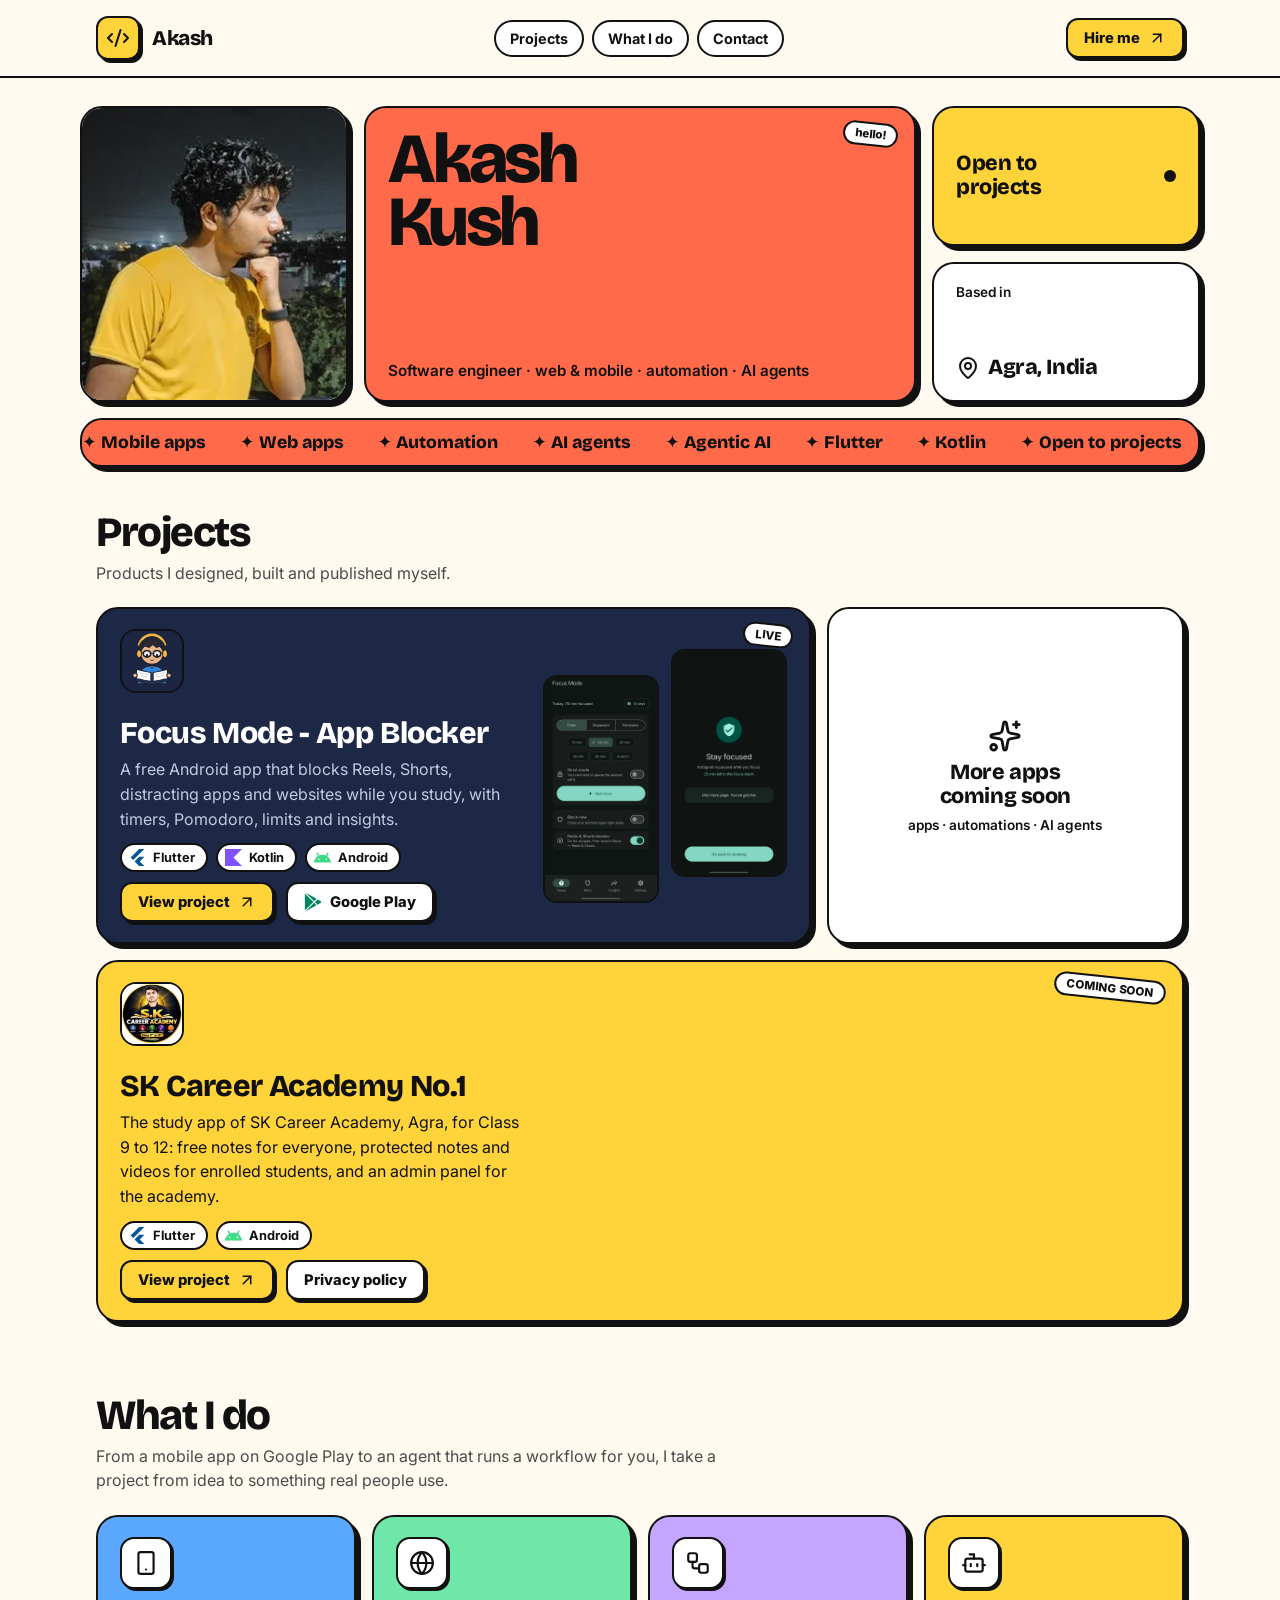
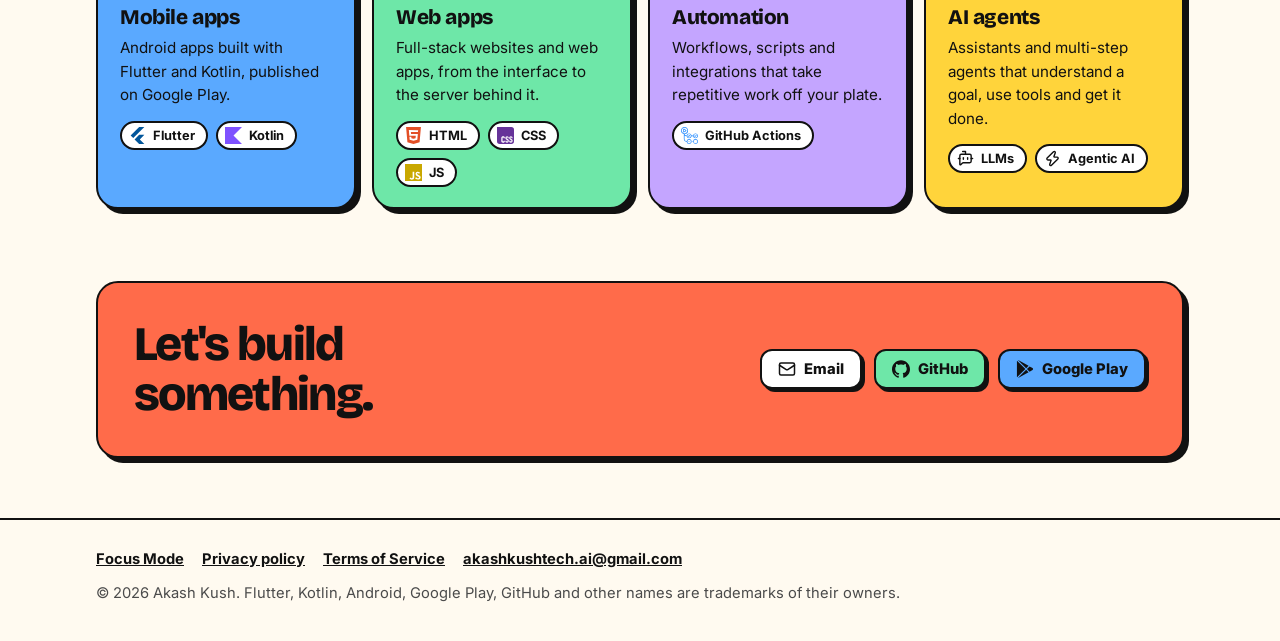
<file: index.html>
<!doctype html>
<html lang="en">
<head>
  <meta charset="utf-8">
  <meta name="viewport" content="width=device-width, initial-scale=1">
  <title>Akash | Software Engineer, Apps, Automation &amp; AI Agents</title>
  <meta name="description" content="Akash Kush is an independent software engineer building web and mobile apps, automations and AI agents. Maker of Focus Mode, a free app blocker for students.">
  <meta name="theme-color" content="#fffaf0">
  <link rel="canonical" href="https://tech-akashkush.github.io/">
  <link rel="icon" type="image/png" sizes="32x32" href="/img/icon-32.png">
  <link rel="apple-touch-icon" href="/img/akash.webp">
  <meta property="og:type" content="profile">
  <meta property="og:title" content="Akash Kush">
  <meta property="og:description" content="Software engineer building web and mobile apps, automations and AI agents.">
  <meta property="og:image" content="https://tech-akashkush.github.io/img/akash.webp">
  <meta property="og:url" content="https://tech-akashkush.github.io/">
  <link rel="preconnect" href="https://fonts.googleapis.com">
  <link rel="preconnect" href="https://fonts.gstatic.com" crossorigin>
  <link href="https://fonts.googleapis.com/css2?family=Inter:wght@400;500;600;700;800&family=Bricolage+Grotesque:opsz,wght@12..96,700;12..96,800&display=swap" rel="stylesheet">
  <link rel="stylesheet" href="/style.css">
  <script type="application/ld+json">
  {
    "@context": "https://schema.org",
    "@type": "Person",
    "name": "Akash Kush",
    "jobTitle": "Software Engineer",
    "url": "https://tech-akashkush.github.io/",
    "image": "https://tech-akashkush.github.io/img/akash.webp",
    "sameAs": ["https://github.com/tech-akashkush", "https://play.google.com/store/apps/developer?id=Akash+Kush"]
  }
  </script>
</head>
<body>
  <header class="nav">
    <div class="wrap">
      <a class="brand" href="/"><span class="logo"><svg class="ico" aria-hidden="true"><use href="/icons.svg#code-xml"/></svg></span>Akash</a>
      <nav class="nav-links" aria-label="Main">
        <a href="#projects">Projects</a>
        <a href="#work">What I do</a>
        <a href="#contact">Contact</a>
      </nav>
      <a class="btn" href="mailto:akashkushtech.ai@gmail.com?subject=Project%20enquiry">Hire me <svg class="ico" aria-hidden="true"><use href="/icons.svg#arrow-up-right"/></svg></a>
    </div>
  </header>

  <main>
    <div class="wrap hero">
      <div class="bento">
        <div class="tile photo tall"><img src="/img/akash.webp" alt="Akash Kush" width="320" height="320"></div>
        <div class="tile orange span2 tall col">
          <span class="sticker">hello!</span>
          <h1 class="name">Akash<br>Kush</h1>
          <p class="role">Software engineer · web &amp; mobile · automation · AI agents</p>
        </div>
        <a class="tile yellow row" href="#contact"><span class="big">Open to<br>projects</span><span class="pulse" aria-hidden="true"></span></a>
        <div class="tile white col"><span class="small">Based in</span><span class="big row" style="justify-content:flex-start;gap:8px"><svg class="ico" aria-hidden="true"><use href="/icons.svg#map-pin"/></svg>Agra, India</span></div>
      </div>
      <div class="tile orange ticker" aria-hidden="true">
        <div class="ticker-track"><span>Mobile apps</span><span>Web apps</span><span>Automation</span><span>AI agents</span><span>Agentic AI</span><span>Flutter</span><span>Kotlin</span><span>Open to projects</span></div>
        <div class="ticker-track"><span>Mobile apps</span><span>Web apps</span><span>Automation</span><span>AI agents</span><span>Agentic AI</span><span>Flutter</span><span>Kotlin</span><span>Open to projects</span></div>
      </div>
    </div>

    <section id="projects">
      <div class="wrap">
        <h2 class="h2">Projects</h2>
        <p class="lead">Products I designed, built and published myself.</p>
        <div class="projects">
          <div class="tile navy project lift">
            <span class="sticker">LIVE</span>
            <div class="col">
              <img class="appicon" src="/img/icon-192.png" alt="Focus Mode icon" width="64" height="64">
              <div>
                <h3 class="title">Focus Mode - App Blocker</h3>
                <p>A free Android app that blocks Reels, Shorts, distracting apps and websites while you study, with timers, Pomodoro, limits and insights.</p>
                <div class="logos">
                  <span class="logo-chip"><svg aria-hidden="true" style="color:#02569B"><use href="/icons.svg#brand-flutter" fill="currentColor"/></svg>Flutter</span>
                  <span class="logo-chip"><svg aria-hidden="true" style="color:#7F52FF"><use href="/icons.svg#brand-kotlin" fill="currentColor"/></svg>Kotlin</span>
                  <span class="logo-chip"><svg aria-hidden="true" style="color:#3DDC84"><use href="/icons.svg#brand-android" fill="currentColor"/></svg>Android</span>
                </div>
              </div>
              <div class="row" style="justify-content:flex-start;flex-wrap:wrap">
                <a class="btn" href="/focus-mode/">View project <svg class="ico" aria-hidden="true"><use href="/icons.svg#arrow-up-right"/></svg></a>
                <a class="btn white" href="https://play.google.com/store/apps/details?id=com.akashkush.focusmode"><svg class="ico" aria-hidden="true" style="color:#01875f"><use href="/icons.svg#brand-googleplay" fill="currentColor" stroke="none"/></svg>Google Play</a>
              </div>
            </div>
            <div class="shots">
              <img src="/img/01_home.webp" alt="Focus Mode home screen" width="480" height="960" loading="lazy">
              <img src="/img/02_blocked.webp" alt="Focus Mode block screen" width="480" height="960" loading="lazy">
            </div>
          </div>
          <div class="tile white soon">
            <svg class="ico" aria-hidden="true"><use href="/icons.svg#sparkles"/></svg>
            <span class="big">More apps<br>coming soon</span>
            <span class="small">apps · automations · AI agents</span>
          </div>
          <div class="tile yellow project lift" style="grid-column:1/-1">
            <span class="sticker">COMING SOON</span>
            <div class="col">
              <img class="appicon" src="/img/sk-career-academy.webp" alt="SK Career Academy icon" width="64" height="64">
              <div>
                <h3 class="title">SK Career Academy No.1</h3>
                <p>The study app of SK Career Academy, Agra, for Class 9 to 12: free notes for everyone, protected notes and videos for enrolled students, and an admin panel for the academy.</p>
                <div class="logos">
                  <span class="logo-chip"><svg aria-hidden="true" style="color:#02569B"><use href="/icons.svg#brand-flutter" fill="currentColor"/></svg>Flutter</span>
                  <span class="logo-chip"><svg aria-hidden="true" style="color:#3DDC84"><use href="/icons.svg#brand-android" fill="currentColor"/></svg>Android</span>
                </div>
              </div>
              <div class="row" style="justify-content:flex-start;flex-wrap:wrap">
                <a class="btn" href="/sk-career-academy/">View project <svg class="ico" aria-hidden="true"><use href="/icons.svg#arrow-up-right"/></svg></a>
                <a class="btn white" href="/sk-career-academy/privacy/">Privacy policy</a>
              </div>
            </div>
          </div>
        </div>
      </div>
    </section>

    <section id="work">
      <div class="wrap">
        <h2 class="h2">What I do</h2>
        <p class="lead">From a mobile app on Google Play to an agent that runs a workflow for you, I take a project from idea to something real people use.</p>
        <div class="cards">
          <div class="tile blue lift">
            <div class="card-ico"><svg class="ico" aria-hidden="true"><use href="/icons.svg#smartphone"/></svg></div>
            <h3>Mobile apps</h3>
            <p>Android apps built with Flutter and Kotlin, published on Google Play.</p>
            <div class="logos">
              <span class="logo-chip"><svg aria-hidden="true" style="color:#02569B"><use href="/icons.svg#brand-flutter" fill="currentColor"/></svg>Flutter</span>
              <span class="logo-chip"><svg aria-hidden="true" style="color:#7F52FF"><use href="/icons.svg#brand-kotlin" fill="currentColor"/></svg>Kotlin</span>
            </div>
          </div>
          <div class="tile green lift">
            <div class="card-ico"><svg class="ico" aria-hidden="true"><use href="/icons.svg#globe"/></svg></div>
            <h3>Web apps</h3>
            <p>Full-stack websites and web apps, from the interface to the server behind it.</p>
            <div class="logos">
              <span class="logo-chip"><svg aria-hidden="true" style="color:#E34F26"><use href="/icons.svg#brand-html5" fill="currentColor"/></svg>HTML</span>
              <span class="logo-chip"><svg aria-hidden="true" style="color:#663399"><use href="/icons.svg#brand-css" fill="currentColor"/></svg>CSS</span>
              <span class="logo-chip"><svg aria-hidden="true" style="color:#c9a800"><use href="/icons.svg#brand-javascript" fill="currentColor"/></svg>JS</span>
            </div>
          </div>
          <div class="tile purple lift">
            <div class="card-ico"><svg class="ico" aria-hidden="true"><use href="/icons.svg#workflow"/></svg></div>
            <h3>Automation</h3>
            <p>Workflows, scripts and integrations that take repetitive work off your plate.</p>
            <div class="logos">
              <span class="logo-chip"><svg aria-hidden="true" style="color:#2088FF"><use href="/icons.svg#brand-githubactions" fill="currentColor"/></svg>GitHub Actions</span>
            </div>
          </div>
          <div class="tile yellow lift">
            <div class="card-ico"><svg class="ico" aria-hidden="true"><use href="/icons.svg#bot"/></svg></div>
            <h3>AI agents</h3>
            <p>Assistants and multi-step agents that understand a goal, use tools and get it done.</p>
            <div class="logos">
              <span class="logo-chip"><svg aria-hidden="true"><use href="/icons.svg#bot-message-square"/></svg>LLMs</span>
              <span class="logo-chip"><svg aria-hidden="true"><use href="/icons.svg#zap"/></svg>Agentic AI</span>
            </div>
          </div>
        </div>
      </div>
    </section>

    <section id="contact">
      <div class="wrap">
        <div class="tile orange cta">
          <h2 class="h2">Let's build<br>something.</h2>
          <div class="row" style="flex-wrap:wrap;justify-content:flex-start">
            <a class="btn white" href="mailto:akashkushtech.ai@gmail.com"><svg class="ico" aria-hidden="true"><use href="/icons.svg#mail"/></svg>Email</a>
            <a class="btn green" href="https://github.com/tech-akashkush"><svg class="ico" aria-hidden="true"><use href="/icons.svg#brand-github" fill="currentColor" stroke="none"/></svg>GitHub</a>
            <a class="btn blue" href="https://play.google.com/store/apps/developer?id=Akash+Kush"><svg class="ico" aria-hidden="true"><use href="/icons.svg#brand-googleplay" fill="currentColor" stroke="none"/></svg>Google Play</a>
          </div>
        </div>
      </div>
    </section>
  </main>

  <footer class="footer">
    <div class="wrap">
      <nav aria-label="Footer">
        <a href="/focus-mode/">Focus Mode</a>
        <a href="https://tech-akashkush.github.io/focus-mode-privacy/">Privacy policy</a>
        <a href="/focus-mode/terms/">Terms of Service</a>
        <a href="mailto:akashkushtech.ai@gmail.com">akashkushtech.ai@gmail.com</a>
      </nav>
      <p class="fine">© 2026 Akash Kush. Flutter, Kotlin, Android, Google Play, GitHub and other names are trademarks of their owners.</p>
    </div>
  </footer>
</body>
</html>
</file>
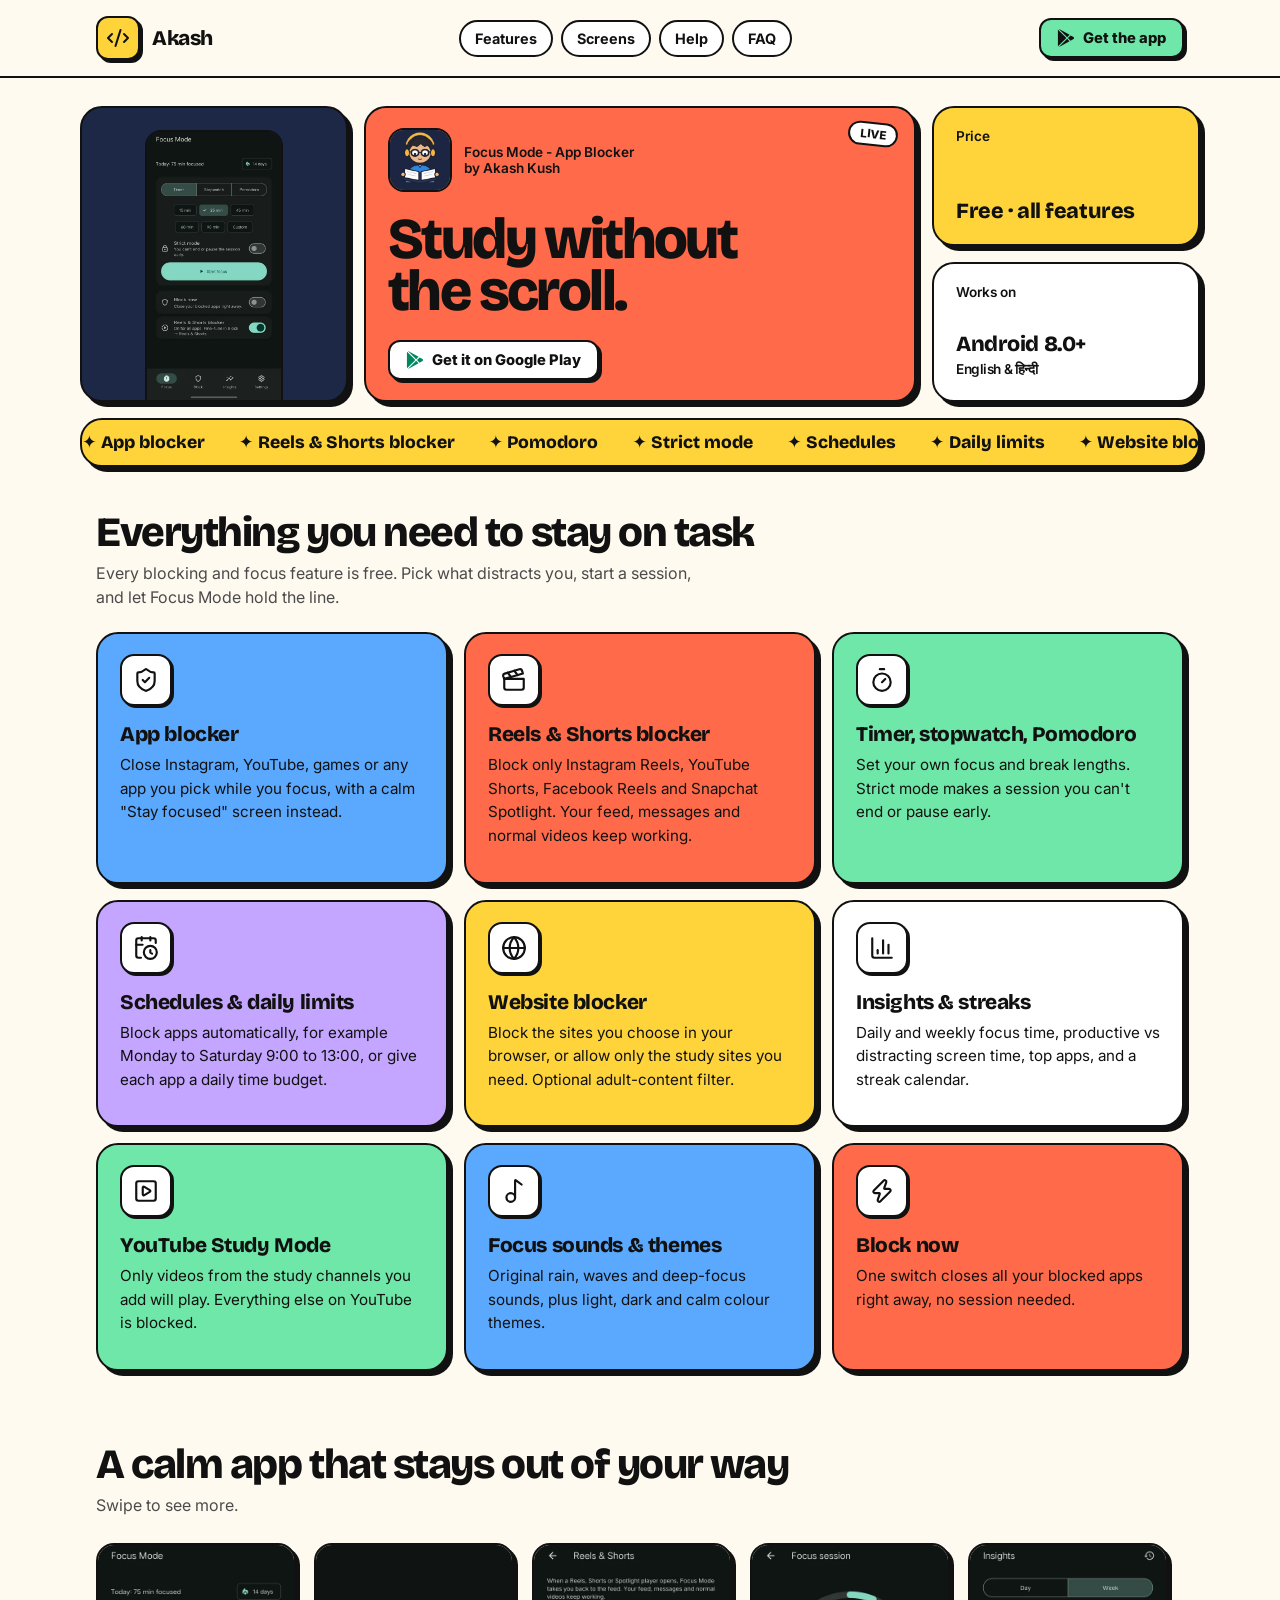
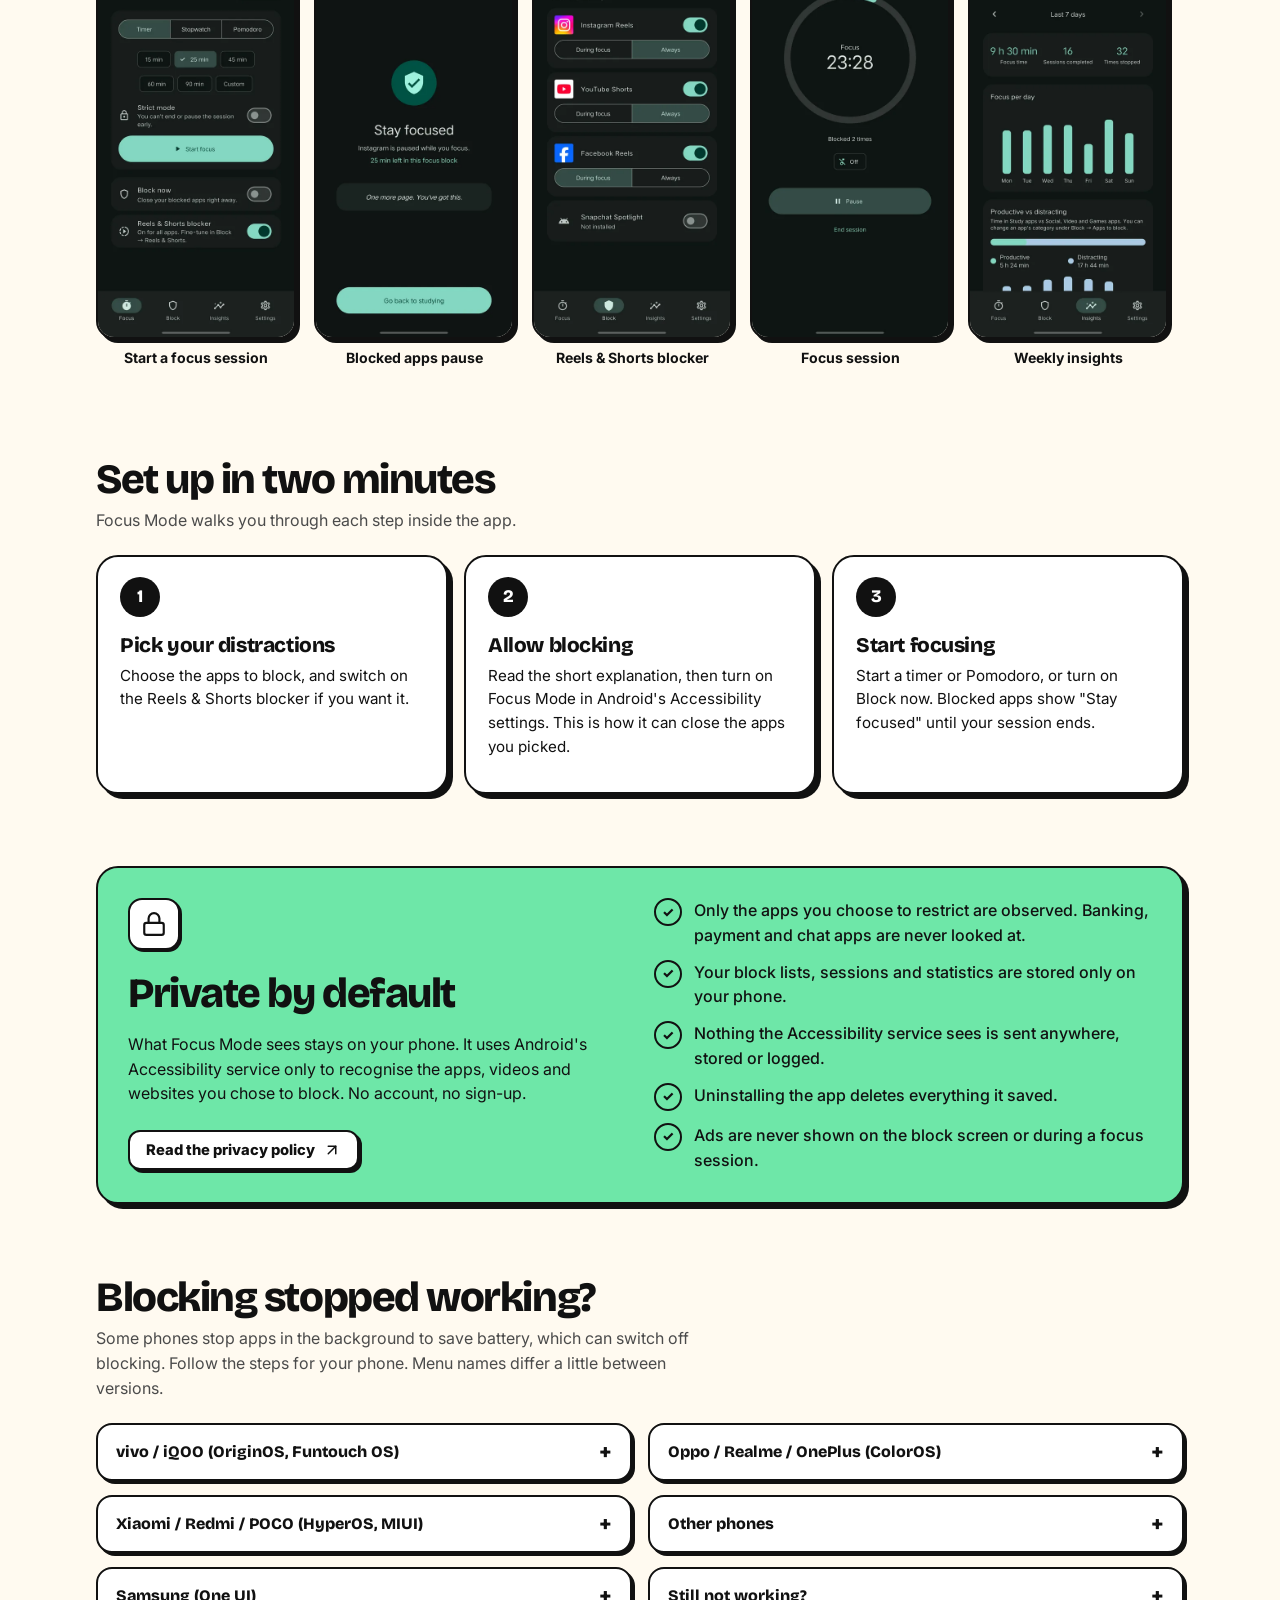
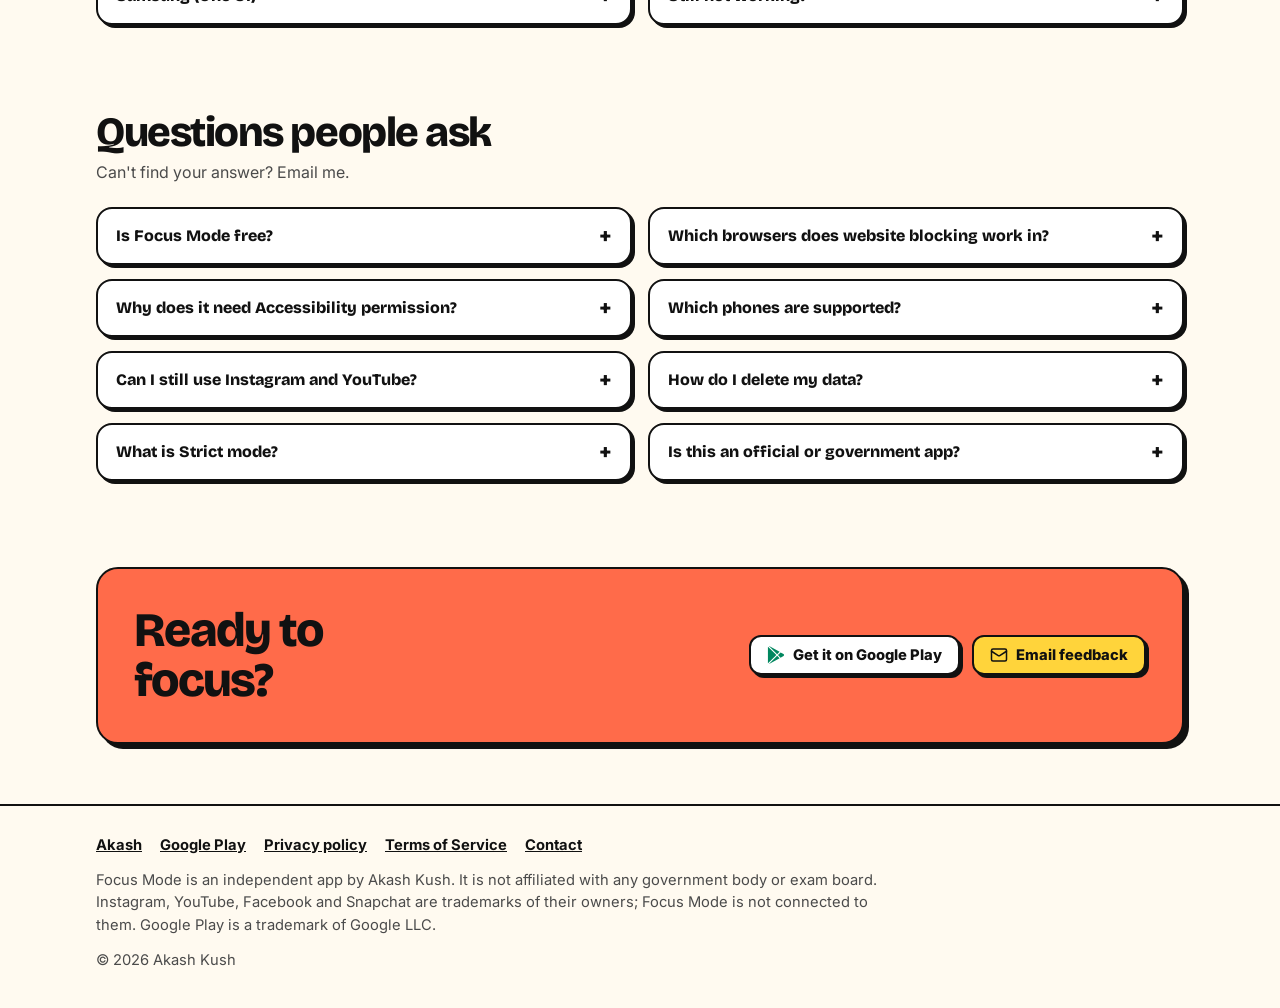
<file: focus-mode/index.html>
<!doctype html>
<html lang="en">
<head>
  <meta charset="utf-8">
  <meta name="viewport" content="width=device-width, initial-scale=1">
  <title>Focus Mode - App Blocker | Study without the scroll</title>
  <meta name="description" content="Focus Mode is a free Android app that blocks distracting apps, Reels, Shorts and websites while you study, with timers, Pomodoro, daily limits, schedules and focus stats.">
  <meta name="theme-color" content="#fffaf0">
  <link rel="canonical" href="https://tech-akashkush.github.io/focus-mode/">
  <link rel="icon" type="image/png" sizes="32x32" href="/img/icon-32.png">
  <link rel="apple-touch-icon" href="/img/icon-192.png">
  <meta property="og:type" content="website">
  <meta property="og:title" content="Focus Mode - App Blocker">
  <meta property="og:description" content="Block Reels, Shorts and distracting apps while you study. Free, with timers, limits and stats.">
  <meta property="og:image" content="https://tech-akashkush.github.io/img/og.jpg">
  <meta property="og:url" content="https://tech-akashkush.github.io/focus-mode/">
  <meta name="twitter:card" content="summary_large_image">
  <link rel="preconnect" href="https://fonts.googleapis.com">
  <link rel="preconnect" href="https://fonts.gstatic.com" crossorigin>
  <link href="https://fonts.googleapis.com/css2?family=Inter:wght@400;500;600;700;800&family=Bricolage+Grotesque:opsz,wght@12..96,700;12..96,800&display=swap" rel="stylesheet">
  <link rel="stylesheet" href="/style.css">
  <script type="application/ld+json">
  {
    "@context": "https://schema.org",
    "@type": "SoftwareApplication",
    "name": "Focus Mode - App Blocker",
    "operatingSystem": "Android 8.0 or later",
    "applicationCategory": "ProductivityApplication",
    "offers": { "@type": "Offer", "price": "0", "priceCurrency": "INR" },
    "author": { "@type": "Person", "name": "Akash Kush" },
    "url": "https://play.google.com/store/apps/details?id=com.akashkush.focusmode"
  }
  </script>
</head>
<body>
  <header class="nav">
    <div class="wrap">
      <a class="brand" href="/"><span class="logo"><svg class="ico" aria-hidden="true"><use href="/icons.svg#code-xml"/></svg></span>Akash</a>
      <nav class="nav-links" aria-label="Main">
        <a href="#features">Features</a>
        <a href="#screens">Screens</a>
        <a href="#help">Help</a>
        <a href="#faq">FAQ</a>
      </nav>
      <a class="btn green" href="https://play.google.com/store/apps/details?id=com.akashkush.focusmode"><svg class="ico" aria-hidden="true"><use href="/icons.svg#brand-googleplay" fill="currentColor" stroke="none"/></svg>Get the app</a>
    </div>
  </header>

  <main>
    <div class="wrap hero">
      <div class="bento">
        <div class="tile navy photo tall phone-tile" style="display:grid;place-items:end center;padding:18px 18px 0">
          <img src="/img/01_home.webp" alt="Focus Mode home screen" width="480" height="960" style="width:auto;height:100%;max-height:270px;border:2px solid #111;border-bottom:0;border-radius:16px 16px 0 0;object-fit:cover;object-position:top">
        </div>
        <div class="tile orange span2 tall col">
          <span class="sticker">LIVE</span>
          <div class="row" style="justify-content:flex-start">
            <img src="/img/icon-192.png" alt="Focus Mode app icon" width="64" height="64" style="width:64px;border-radius:16px;border:2px solid #111">
            <span class="small">Focus Mode - App Blocker<br>by Akash Kush</span>
          </div>
          <h1 class="name" style="font-size:clamp(2.2rem,5vw,3.6rem)">Study without<br>the scroll.</h1>
          <div class="row" style="justify-content:flex-start;flex-wrap:wrap">
            <a class="btn white" href="https://play.google.com/store/apps/details?id=com.akashkush.focusmode"><svg class="ico" aria-hidden="true" style="color:#01875f"><use href="/icons.svg#brand-googleplay" fill="currentColor" stroke="none"/></svg>Get it on Google Play</a>
          </div>
        </div>
        <div class="tile yellow col"><span class="small">Price</span><span class="big">Free · all features</span></div>
        <div class="tile white col"><span class="small">Works on</span><span class="big">Android 8.0+<br><span class="small">English &amp; हिन्दी</span></span></div>
      </div>
      <div class="tile yellow ticker" aria-hidden="true">
        <div class="ticker-track"><span>App blocker</span><span>Reels &amp; Shorts blocker</span><span>Pomodoro</span><span>Strict mode</span><span>Schedules</span><span>Daily limits</span><span>Website blocker</span><span>Insights</span></div>
        <div class="ticker-track"><span>App blocker</span><span>Reels &amp; Shorts blocker</span><span>Pomodoro</span><span>Strict mode</span><span>Schedules</span><span>Daily limits</span><span>Website blocker</span><span>Insights</span></div>
      </div>
    </div>

    <section id="features">
      <div class="wrap">
        <h2 class="h2">Everything you need to stay on task</h2>
        <p class="lead">Every blocking and focus feature is free. Pick what distracts you, start a session, and let Focus Mode hold the line.</p>
        <div class="cards three">
          <div class="tile blue lift"><div class="card-ico"><svg class="ico" aria-hidden="true"><use href="/icons.svg#shield-check"/></svg></div><h3>App blocker</h3><p>Close Instagram, YouTube, games or any app you pick while you focus, with a calm "Stay focused" screen instead.</p></div>
          <div class="tile orange lift"><div class="card-ico"><svg class="ico" aria-hidden="true"><use href="/icons.svg#clapperboard"/></svg></div><h3>Reels &amp; Shorts blocker</h3><p>Block only Instagram Reels, YouTube Shorts, Facebook Reels and Snapchat Spotlight. Your feed, messages and normal videos keep working.</p></div>
          <div class="tile green lift"><div class="card-ico"><svg class="ico" aria-hidden="true"><use href="/icons.svg#timer"/></svg></div><h3>Timer, stopwatch, Pomodoro</h3><p>Set your own focus and break lengths. Strict mode makes a session you can't end or pause early.</p></div>
          <div class="tile purple lift"><div class="card-ico"><svg class="ico" aria-hidden="true"><use href="/icons.svg#calendar-clock"/></svg></div><h3>Schedules &amp; daily limits</h3><p>Block apps automatically, for example Monday to Saturday 9:00 to 13:00, or give each app a daily time budget.</p></div>
          <div class="tile yellow lift"><div class="card-ico"><svg class="ico" aria-hidden="true"><use href="/icons.svg#globe"/></svg></div><h3>Website blocker</h3><p>Block the sites you choose in your browser, or allow only the study sites you need. Optional adult-content filter.</p></div>
          <div class="tile white lift"><div class="card-ico"><svg class="ico" aria-hidden="true"><use href="/icons.svg#chart-column"/></svg></div><h3>Insights &amp; streaks</h3><p>Daily and weekly focus time, productive vs distracting screen time, top apps, and a streak calendar.</p></div>
          <div class="tile green lift"><div class="card-ico"><svg class="ico" aria-hidden="true"><use href="/icons.svg#square-play"/></svg></div><h3>YouTube Study Mode</h3><p>Only videos from the study channels you add will play. Everything else on YouTube is blocked.</p></div>
          <div class="tile blue lift"><div class="card-ico"><svg class="ico" aria-hidden="true"><use href="/icons.svg#music-2"/></svg></div><h3>Focus sounds &amp; themes</h3><p>Original rain, waves and deep-focus sounds, plus light, dark and calm colour themes.</p></div>
          <div class="tile orange lift"><div class="card-ico"><svg class="ico" aria-hidden="true"><use href="/icons.svg#zap"/></svg></div><h3>Block now</h3><p>One switch closes all your blocked apps right away, no session needed.</p></div>
        </div>
      </div>
    </section>

    <section id="screens">
      <div class="wrap">
        <h2 class="h2">A calm app that stays out of your way</h2>
        <p class="lead">Swipe to see more.</p>
        <div class="strip" tabindex="0" aria-label="App screenshots">
          <figure><img src="/img/01_home.webp" alt="Home screen" loading="lazy" width="480" height="960"><figcaption>Start a focus session</figcaption></figure>
          <figure><img src="/img/02_blocked.webp" alt="Stay focused block screen" loading="lazy" width="480" height="960"><figcaption>Blocked apps pause</figcaption></figure>
          <figure><img src="/img/03_reels.webp" alt="Reels and Shorts settings" loading="lazy" width="480" height="960"><figcaption>Reels &amp; Shorts blocker</figcaption></figure>
          <figure><img src="/img/04_session.webp" alt="Focus session countdown" loading="lazy" width="480" height="960"><figcaption>Focus session</figcaption></figure>
          <figure><img src="/img/05_insights_week.webp" alt="Weekly insights" loading="lazy" width="480" height="960"><figcaption>Weekly insights</figcaption></figure>
          <figure><img src="/img/06_insights_day.webp" alt="Daily insights" loading="lazy" width="480" height="960"><figcaption>Where your time goes</figcaption></figure>
          <figure><img src="/img/07_history.webp" alt="Session history and streak" loading="lazy" width="480" height="960"><figcaption>Streaks &amp; history</figcaption></figure>
          <figure><img src="/img/08_schedules.webp" alt="Weekly schedules" loading="lazy" width="480" height="960"><figcaption>Schedules</figcaption></figure>
        </div>
      </div>
    </section>

    <section id="how">
      <div class="wrap">
        <h2 class="h2">Set up in two minutes</h2>
        <p class="lead">Focus Mode walks you through each step inside the app.</p>
        <div class="cards three">
          <div class="tile white"><span class="step-n">1</span><h3>Pick your distractions</h3><p>Choose the apps to block, and switch on the Reels &amp; Shorts blocker if you want it.</p></div>
          <div class="tile white"><span class="step-n">2</span><h3>Allow blocking</h3><p>Read the short explanation, then turn on Focus Mode in Android's Accessibility settings. This is how it can close the apps you picked.</p></div>
          <div class="tile white"><span class="step-n">3</span><h3>Start focusing</h3><p>Start a timer or Pomodoro, or turn on Block now. Blocked apps show "Stay focused" until your session ends.</p></div>
        </div>
      </div>
    </section>

    <section id="privacy">
      <div class="wrap">
        <div class="tile green" style="display:grid;grid-template-columns:1fr 1fr;gap:28px;padding:30px" id="privacy-card">
          <div class="col" style="justify-content:flex-start">
            <div class="card-ico"><svg class="ico" aria-hidden="true"><use href="/icons.svg#lock"/></svg></div>
            <h2 class="h2" style="margin-top:12px">Private by default</h2>
            <p style="margin:0 0 14px">What Focus Mode sees stays on your phone. It uses Android's Accessibility service only to recognise the apps, videos and websites you chose to block. No account, no sign-up.</p>
            <a class="btn white" href="https://tech-akashkush.github.io/focus-mode-privacy/" style="width:fit-content">Read the privacy policy <svg class="ico" aria-hidden="true"><use href="/icons.svg#arrow-up-right"/></svg></a>
          </div>
          <ul class="checks">
            <li>Only the apps you choose to restrict are observed. Banking, payment and chat apps are never looked at.</li>
            <li>Your block lists, sessions and statistics are stored only on your phone.</li>
            <li>Nothing the Accessibility service sees is sent anywhere, stored or logged.</li>
            <li>Uninstalling the app deletes everything it saved.</li>
            <li>Ads are never shown on the block screen or during a focus session.</li>
          </ul>
        </div>
      </div>
    </section>

    <section id="help">
      <div class="wrap">
        <h2 class="h2">Blocking stopped working?</h2>
        <p class="lead">Some phones stop apps in the background to save battery, which can switch off blocking. Follow the steps for your phone. Menu names differ a little between versions.</p>
        <div class="acc">
          <div>
            <details><summary>vivo / iQOO (OriginOS, Funtouch OS)</summary><div class="body"><ol><li>In Battery, open Background power consumption management and allow Focus Mode.</li><li>Turn on Autostart for Focus Mode (i Manager or Permissions).</li><li>Open Recent apps and lock Focus Mode.</li></ol></div></details>
            <details><summary>Xiaomi / Redmi / POCO (HyperOS, MIUI)</summary><div class="body"><ol><li>Turn on Autostart for Focus Mode.</li><li>In Focus Mode's app settings, set Battery saver to "No restrictions".</li><li>Open Recent apps, then hold Focus Mode and lock it.</li></ol></div></details>
            <details><summary>Samsung (One UI)</summary><div class="body"><ol><li>In Focus Mode's app settings, set Battery to "Unrestricted".</li><li>In Battery and device care, make sure Focus Mode isn't in Sleeping apps or Deep sleeping apps.</li></ol></div></details>
          </div>
          <div>
            <details><summary>Oppo / Realme / OnePlus (ColorOS)</summary><div class="body"><ol><li>Allow Auto launch (Auto startup) for Focus Mode.</li><li>In Battery, allow background activity for Focus Mode.</li><li>Open Recent apps and lock Focus Mode.</li></ol></div></details>
            <details><summary>Other phones</summary><div class="body"><ol><li>In Focus Mode's app settings, set Battery to "Unrestricted" or "Don't optimize".</li><li>If your phone has an autostart or background app manager, allow Focus Mode there.</li></ol></div></details>
            <details><summary>Still not working?</summary><div class="body"><p>Open Focus Mode → Settings → Permissions. If Accessibility shows as off or stopped, switch Focus Mode off and on again in Android's Accessibility settings. If it still doesn't work, <a href="mailto:akashkushtech.ai@gmail.com?subject=Focus%20Mode%20help">email me</a> with your phone model and Android version.</p></div></details>
          </div>
        </div>
      </div>
    </section>

    <section id="faq">
      <div class="wrap">
        <h2 class="h2">Questions people ask</h2>
        <p class="lead">Can't find your answer? Email me.</p>
        <div class="acc">
          <div>
            <details><summary>Is Focus Mode free?</summary><div class="body"><p>Yes. Every blocking and focus feature is free. Small ads keep it that way, and they never appear while you focus or on the block screen. Extra colour themes and sounds can be unlocked for 7 days by watching an optional short ad.</p></div></details>
            <details><summary>Why does it need Accessibility permission?</summary><div class="body"><p>Android only lets an app close other apps, Reels or websites through the Accessibility service. Focus Mode uses it only for the apps you choose to block, and nothing it sees leaves your phone. The app explains this on a full screen before asking.</p></div></details>
            <details><summary>Can I still use Instagram and YouTube?</summary><div class="body"><p>Yes. With the Reels &amp; Shorts blocker, only the short-video player is blocked. Your feed, messages and normal videos keep working. You can also block a whole app only during your focus sessions.</p></div></details>
            <details><summary>What is Strict mode?</summary><div class="body"><p>A strict session can't be ended or paused early, so you can't give in to a distraction halfway. Your phone's calling app is never blocked.</p></div></details>
          </div>
          <div>
            <details><summary>Which browsers does website blocking work in?</summary><div class="body"><p>It is tested in Chrome and also supports other popular Android browsers. If a site isn't blocked in your browser, please let me know.</p></div></details>
            <details><summary>Which phones are supported?</summary><div class="body"><p>Android phones with Android 8.0 or newer. There is no iPhone version.</p></div></details>
            <details><summary>How do I delete my data?</summary><div class="body"><p>Everything is stored on your phone only. Uninstalling Focus Mode deletes all of it. There is no account to close.</p></div></details>
            <details><summary>Is this an official or government app?</summary><div class="body"><p>No. Focus Mode is an independent app made by Akash Kush. It is not affiliated with any government body, exam board or other organisation, and it does not provide government or exam information.</p></div></details>
          </div>
        </div>
      </div>
    </section>

    <section id="contact">
      <div class="wrap">
        <div class="tile orange cta">
          <h2 class="h2">Ready to<br>focus?</h2>
          <div class="row" style="flex-wrap:wrap;justify-content:flex-start">
            <a class="btn white" href="https://play.google.com/store/apps/details?id=com.akashkush.focusmode"><svg class="ico" aria-hidden="true" style="color:#01875f"><use href="/icons.svg#brand-googleplay" fill="currentColor" stroke="none"/></svg>Get it on Google Play</a>
            <a class="btn yellow" href="mailto:akashkushtech.ai@gmail.com?subject=Focus%20Mode"><svg class="ico" aria-hidden="true"><use href="/icons.svg#mail"/></svg>Email feedback</a>
          </div>
        </div>
      </div>
    </section>
  </main>

  <footer class="footer">
    <div class="wrap">
      <nav aria-label="Footer">
        <a href="/">Akash</a>
        <a href="https://play.google.com/store/apps/details?id=com.akashkush.focusmode">Google Play</a>
        <a href="https://tech-akashkush.github.io/focus-mode-privacy/">Privacy policy</a>
        <a href="/focus-mode/terms/">Terms of Service</a>
        <a href="mailto:akashkushtech.ai@gmail.com">Contact</a>
      </nav>
      <p class="fine">Focus Mode is an independent app by Akash Kush. It is not affiliated with any government body or exam board. Instagram, YouTube, Facebook and Snapchat are trademarks of their owners; Focus Mode is not connected to them. Google Play is a trademark of Google LLC.</p>
      <p class="fine">© 2026 Akash Kush</p>
    </div>
  </footer>
</body>
</html>
</file>
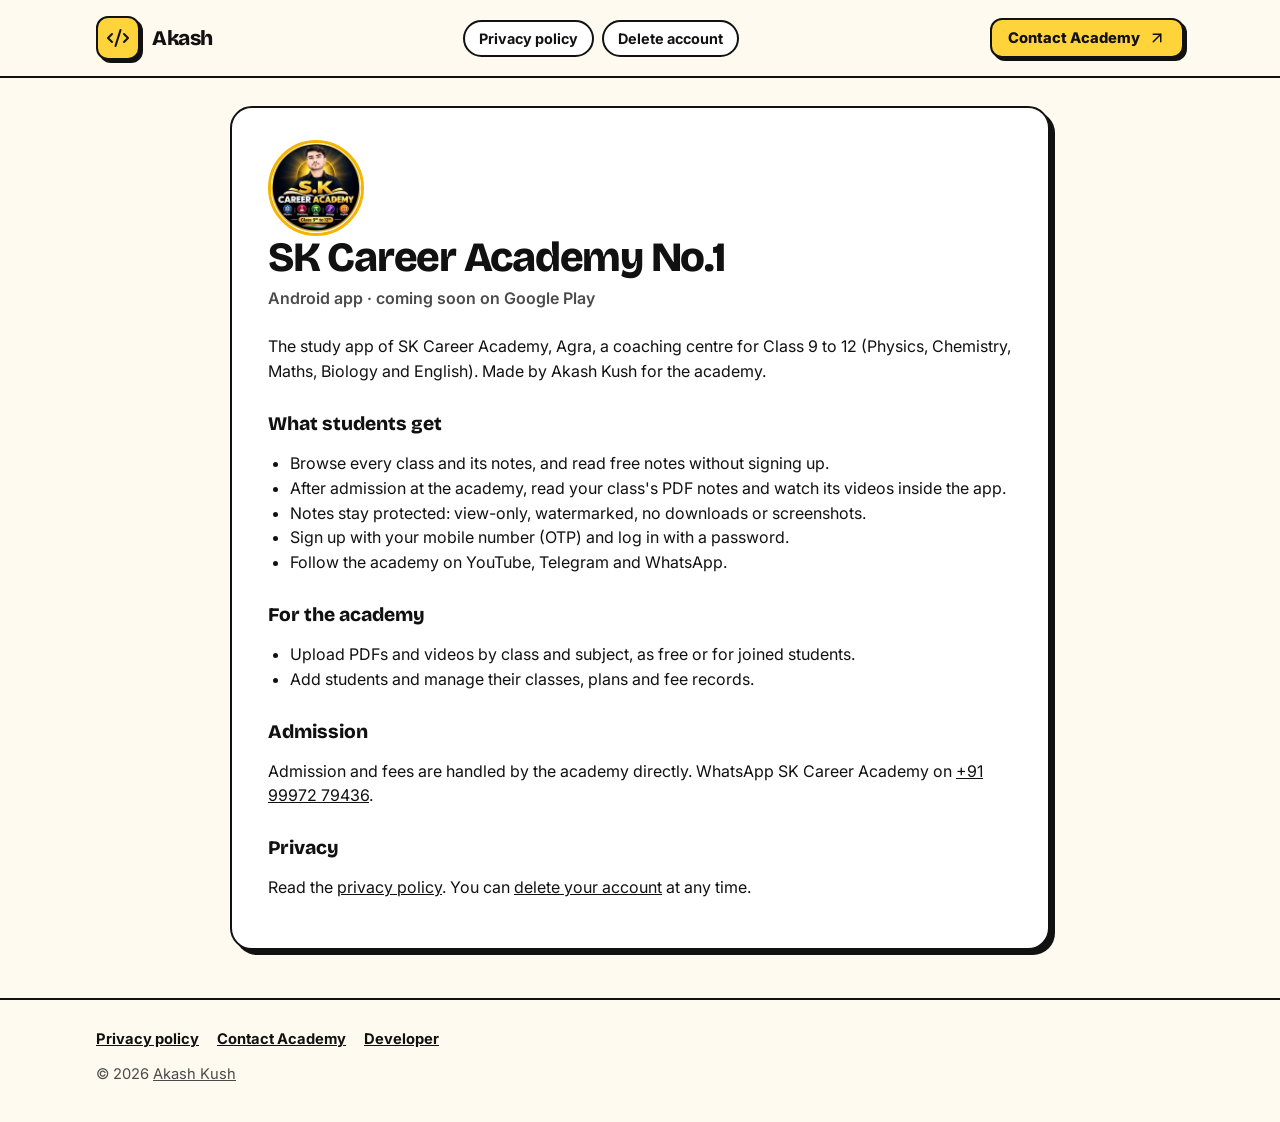
<file: sk-career-academy/index.html>
<!doctype html>
<html lang="en">
<head>
  <meta charset="utf-8">
  <meta name="viewport" content="width=device-width, initial-scale=1">
  <title>SK Career Academy No.1 | Study app for Class 9 to 12</title>
  <meta name="description" content="SK Career Academy No.1 is the Android study app of SK Career Academy, Agra: notes and videos for Class 9 to 12. Built by Akash Kush.">
  <link rel="canonical" href="https://tech-akashkush.github.io/sk-career-academy/">
  <link rel="icon" type="image/png" sizes="32x32" href="/img/icon-32.png">
  <link rel="preconnect" href="https://fonts.googleapis.com">
  <link rel="preconnect" href="https://fonts.gstatic.com" crossorigin>
  <link href="https://fonts.googleapis.com/css2?family=Inter:wght@400;500;600;700;800&family=Bricolage+Grotesque:opsz,wght@12..96,700;12..96,800&display=swap" rel="stylesheet">
  <link rel="stylesheet" href="/style.css">
</head>
<body>
  <header class="nav">
    <div class="wrap">
      <a class="brand" href="/"><span class="logo"><svg class="ico" aria-hidden="true"><use href="/icons.svg#code-xml"/></svg></span>Akash</a>
      <nav class="nav-links" aria-label="Main">
        <a href="/sk-career-academy/privacy/">Privacy policy</a>
        <a href="/sk-career-academy/privacy/#delete-account">Delete account</a>
      </nav>
      <a class="btn" href="https://wa.me/919997279436">Contact Academy <svg class="ico" aria-hidden="true"><use href="/icons.svg#arrow-up-right"/></svg></a>
    </div>
  </header>

  <main class="tile legal">
    <img src="/img/sk-career-academy.webp" alt="SK Career Academy logo" width="96" height="96" style="border-radius:50%;border:3px solid #F4B400">
    <h1>SK Career Academy No.1</h1>
    <p class="updated">Android app · coming soon on Google Play</p>

    <p>The study app of SK Career Academy, Agra, a coaching centre for Class 9 to 12 (Physics, Chemistry, Maths, Biology and English). Made by Akash Kush for the academy.</p>

    <h2>What students get</h2>
    <ul>
      <li>Browse every class and its notes, and read free notes without signing up.</li>
      <li>After admission at the academy, read your class's PDF notes and watch its videos inside the app.</li>
      <li>Notes stay protected: view-only, watermarked, no downloads or screenshots.</li>
      <li>Sign up with your mobile number (OTP) and log in with a password.</li>
      <li>Follow the academy on YouTube, Telegram and WhatsApp.</li>
    </ul>

    <h2>For the academy</h2>
    <ul>
      <li>Upload PDFs and videos by class and subject, as free or for joined students.</li>
      <li>Add students and manage their classes, plans and fee records.</li>
    </ul>

    <h2>Admission</h2>
    <p>Admission and fees are handled by the academy directly. WhatsApp SK Career Academy on <a href="https://wa.me/919997279436">+91 99972 79436</a>.</p>

    <h2>Privacy</h2>
    <p>Read the <a href="/sk-career-academy/privacy/">privacy policy</a>. You can <a href="/sk-career-academy/privacy/#delete-account">delete your account</a> at any time.</p>
  </main>

  <footer class="footer">
    <div class="wrap">
      <nav aria-label="Footer">
        <a href="/sk-career-academy/privacy/">Privacy policy</a>
        <a href="https://wa.me/919997279436">Contact Academy</a>
        <a href="mailto:akashkushtech.ai@gmail.com">Developer</a>
      </nav>
      <p class="fine">© 2026 <a href="/">Akash Kush</a></p>
    </div>
  </footer>
</body>
</html>
</file>
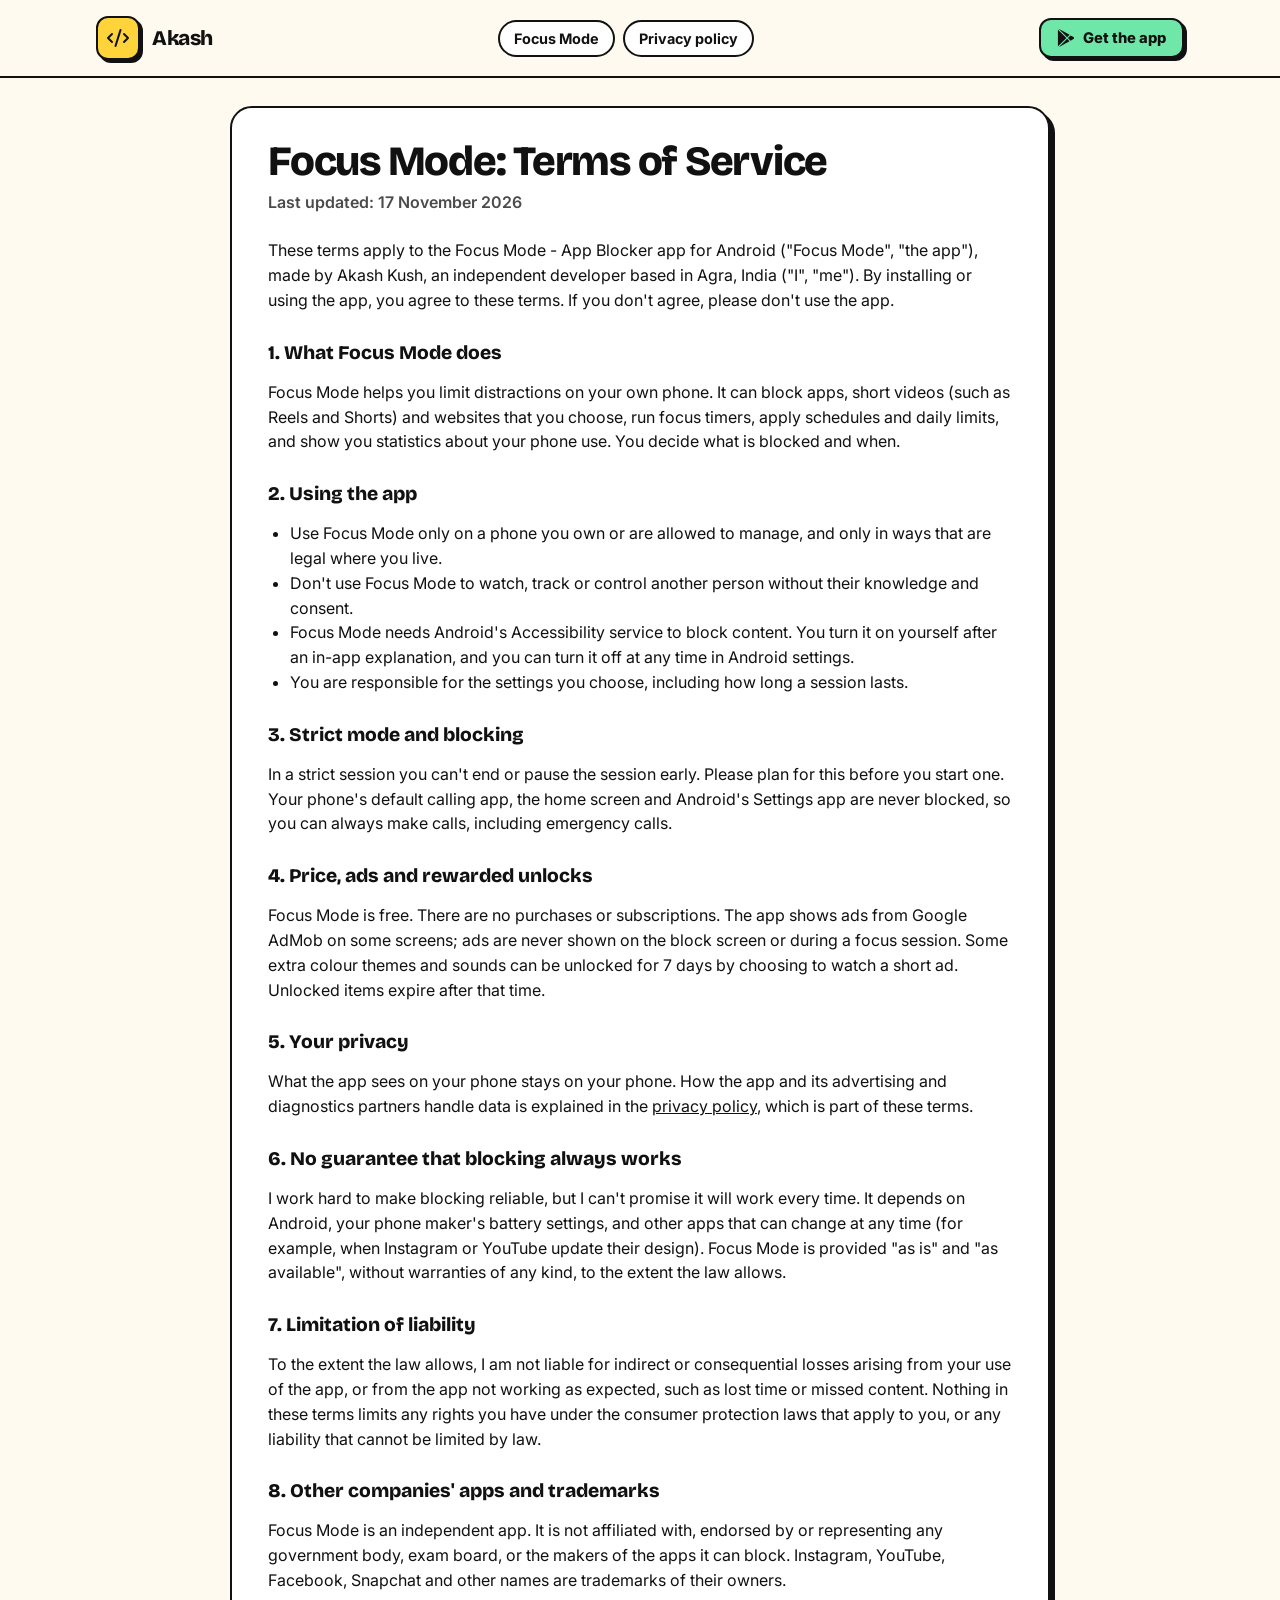
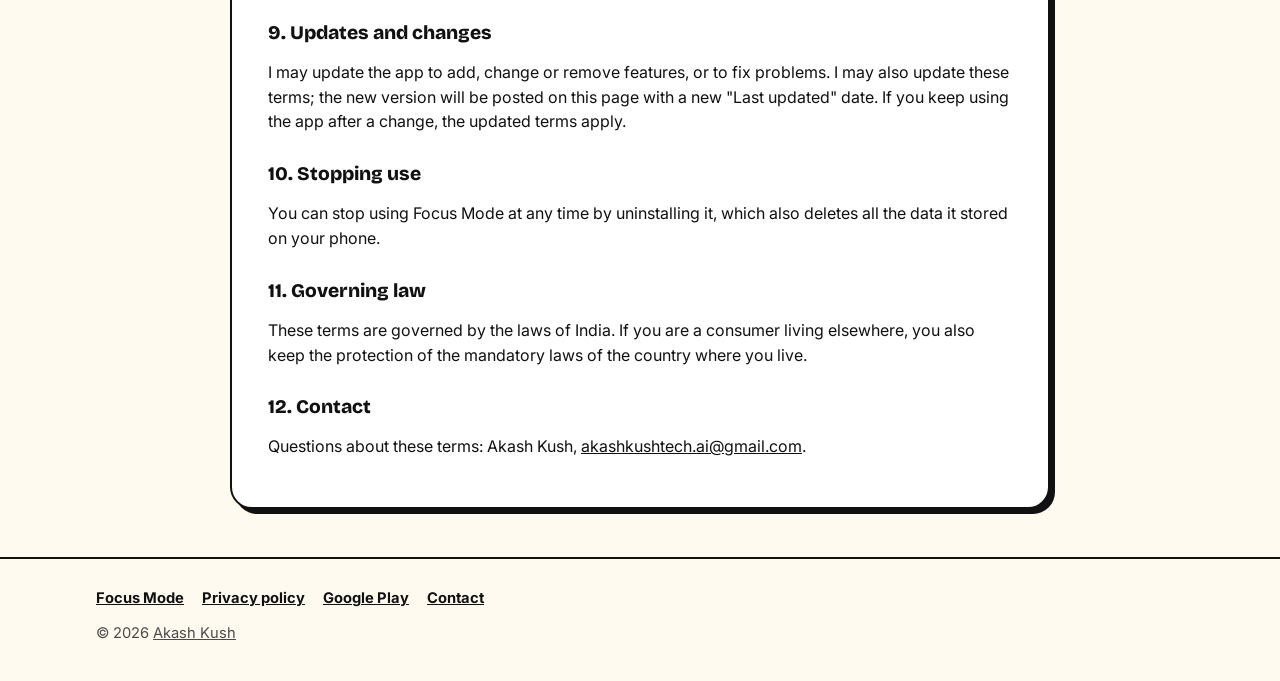
<file: focus-mode/terms/index.html>
<!doctype html>
<html lang="en">
<head>
  <meta charset="utf-8">
  <meta name="viewport" content="width=device-width, initial-scale=1">
  <title>Terms of Service | Focus Mode</title>
  <meta name="description" content="Terms of Service for the Focus Mode - App Blocker Android app by Akash Kush.">
  <link rel="canonical" href="https://tech-akashkush.github.io/focus-mode/terms/">
  <link rel="icon" type="image/png" sizes="32x32" href="/img/icon-32.png">
  <link rel="preconnect" href="https://fonts.googleapis.com">
  <link rel="preconnect" href="https://fonts.gstatic.com" crossorigin>
  <link href="https://fonts.googleapis.com/css2?family=Inter:wght@400;500;600;700;800&family=Bricolage+Grotesque:opsz,wght@12..96,700;12..96,800&display=swap" rel="stylesheet">
  <link rel="stylesheet" href="/style.css">
</head>
<body>
  <header class="nav">
    <div class="wrap">
      <a class="brand" href="/"><span class="logo"><svg class="ico" aria-hidden="true"><use href="/icons.svg#code-xml"/></svg></span>Akash</a>
      <nav class="nav-links" aria-label="Main">
        <a href="/focus-mode/">Focus Mode</a>
        <a href="https://tech-akashkush.github.io/focus-mode-privacy/">Privacy policy</a>
      </nav>
      <a class="btn green" href="https://play.google.com/store/apps/details?id=com.akashkush.focusmode"><svg class="ico" aria-hidden="true"><use href="/icons.svg#brand-googleplay" fill="currentColor" stroke="none"/></svg>Get the app</a>
    </div>
  </header>

  <main class="tile legal">
    <h1>Focus Mode: Terms of Service</h1>
    <p class="updated">Last updated: 17 November 2026</p>

    <p>These terms apply to the Focus Mode - App Blocker app for Android ("Focus Mode", "the app"), made by Akash Kush, an independent developer based in Agra, India ("I", "me"). By installing or using the app, you agree to these terms. If you don't agree, please don't use the app.</p>

    <h2>1. What Focus Mode does</h2>
    <p>Focus Mode helps you limit distractions on your own phone. It can block apps, short videos (such as Reels and Shorts) and websites that you choose, run focus timers, apply schedules and daily limits, and show you statistics about your phone use. You decide what is blocked and when.</p>

    <h2>2. Using the app</h2>
    <ul>
      <li>Use Focus Mode only on a phone you own or are allowed to manage, and only in ways that are legal where you live.</li>
      <li>Don't use Focus Mode to watch, track or control another person without their knowledge and consent.</li>
      <li>Focus Mode needs Android's Accessibility service to block content. You turn it on yourself after an in-app explanation, and you can turn it off at any time in Android settings.</li>
      <li>You are responsible for the settings you choose, including how long a session lasts.</li>
    </ul>

    <h2>3. Strict mode and blocking</h2>
    <p>In a strict session you can't end or pause the session early. Please plan for this before you start one. Your phone's default calling app, the home screen and Android's Settings app are never blocked, so you can always make calls, including emergency calls.</p>

    <h2>4. Price, ads and rewarded unlocks</h2>
    <p>Focus Mode is free. There are no purchases or subscriptions. The app shows ads from Google AdMob on some screens; ads are never shown on the block screen or during a focus session. Some extra colour themes and sounds can be unlocked for 7 days by choosing to watch a short ad. Unlocked items expire after that time.</p>

    <h2>5. Your privacy</h2>
    <p>What the app sees on your phone stays on your phone. How the app and its advertising and diagnostics partners handle data is explained in the <a href="https://tech-akashkush.github.io/focus-mode-privacy/">privacy policy</a>, which is part of these terms.</p>

    <h2>6. No guarantee that blocking always works</h2>
    <p>I work hard to make blocking reliable, but I can't promise it will work every time. It depends on Android, your phone maker's battery settings, and other apps that can change at any time (for example, when Instagram or YouTube update their design). Focus Mode is provided "as is" and "as available", without warranties of any kind, to the extent the law allows.</p>

    <h2>7. Limitation of liability</h2>
    <p>To the extent the law allows, I am not liable for indirect or consequential losses arising from your use of the app, or from the app not working as expected, such as lost time or missed content. Nothing in these terms limits any rights you have under the consumer protection laws that apply to you, or any liability that cannot be limited by law.</p>

    <h2>8. Other companies' apps and trademarks</h2>
    <p>Focus Mode is an independent app. It is not affiliated with, endorsed by or representing any government body, exam board, or the makers of the apps it can block. Instagram, YouTube, Facebook, Snapchat and other names are trademarks of their owners.</p>

    <h2>9. Updates and changes</h2>
    <p>I may update the app to add, change or remove features, or to fix problems. I may also update these terms; the new version will be posted on this page with a new "Last updated" date. If you keep using the app after a change, the updated terms apply.</p>

    <h2>10. Stopping use</h2>
    <p>You can stop using Focus Mode at any time by uninstalling it, which also deletes all the data it stored on your phone.</p>

    <h2>11. Governing law</h2>
    <p>These terms are governed by the laws of India. If you are a consumer living elsewhere, you also keep the protection of the mandatory laws of the country where you live.</p>

    <h2>12. Contact</h2>
    <p>Questions about these terms: Akash Kush, <a href="mailto:akashkushtech.ai@gmail.com">akashkushtech.ai@gmail.com</a>.</p>
  </main>

  <footer class="footer">
    <div class="wrap">
      <nav aria-label="Footer">
        <a href="/focus-mode/">Focus Mode</a>
        <a href="https://tech-akashkush.github.io/focus-mode-privacy/">Privacy policy</a>
        <a href="https://play.google.com/store/apps/details?id=com.akashkush.focusmode">Google Play</a>
        <a href="mailto:akashkushtech.ai@gmail.com">Contact</a>
      </nav>
      <p class="fine">© 2026 <a href="/">Akash Kush</a></p>
    </div>
  </footer>
</body>
</html>
</file>
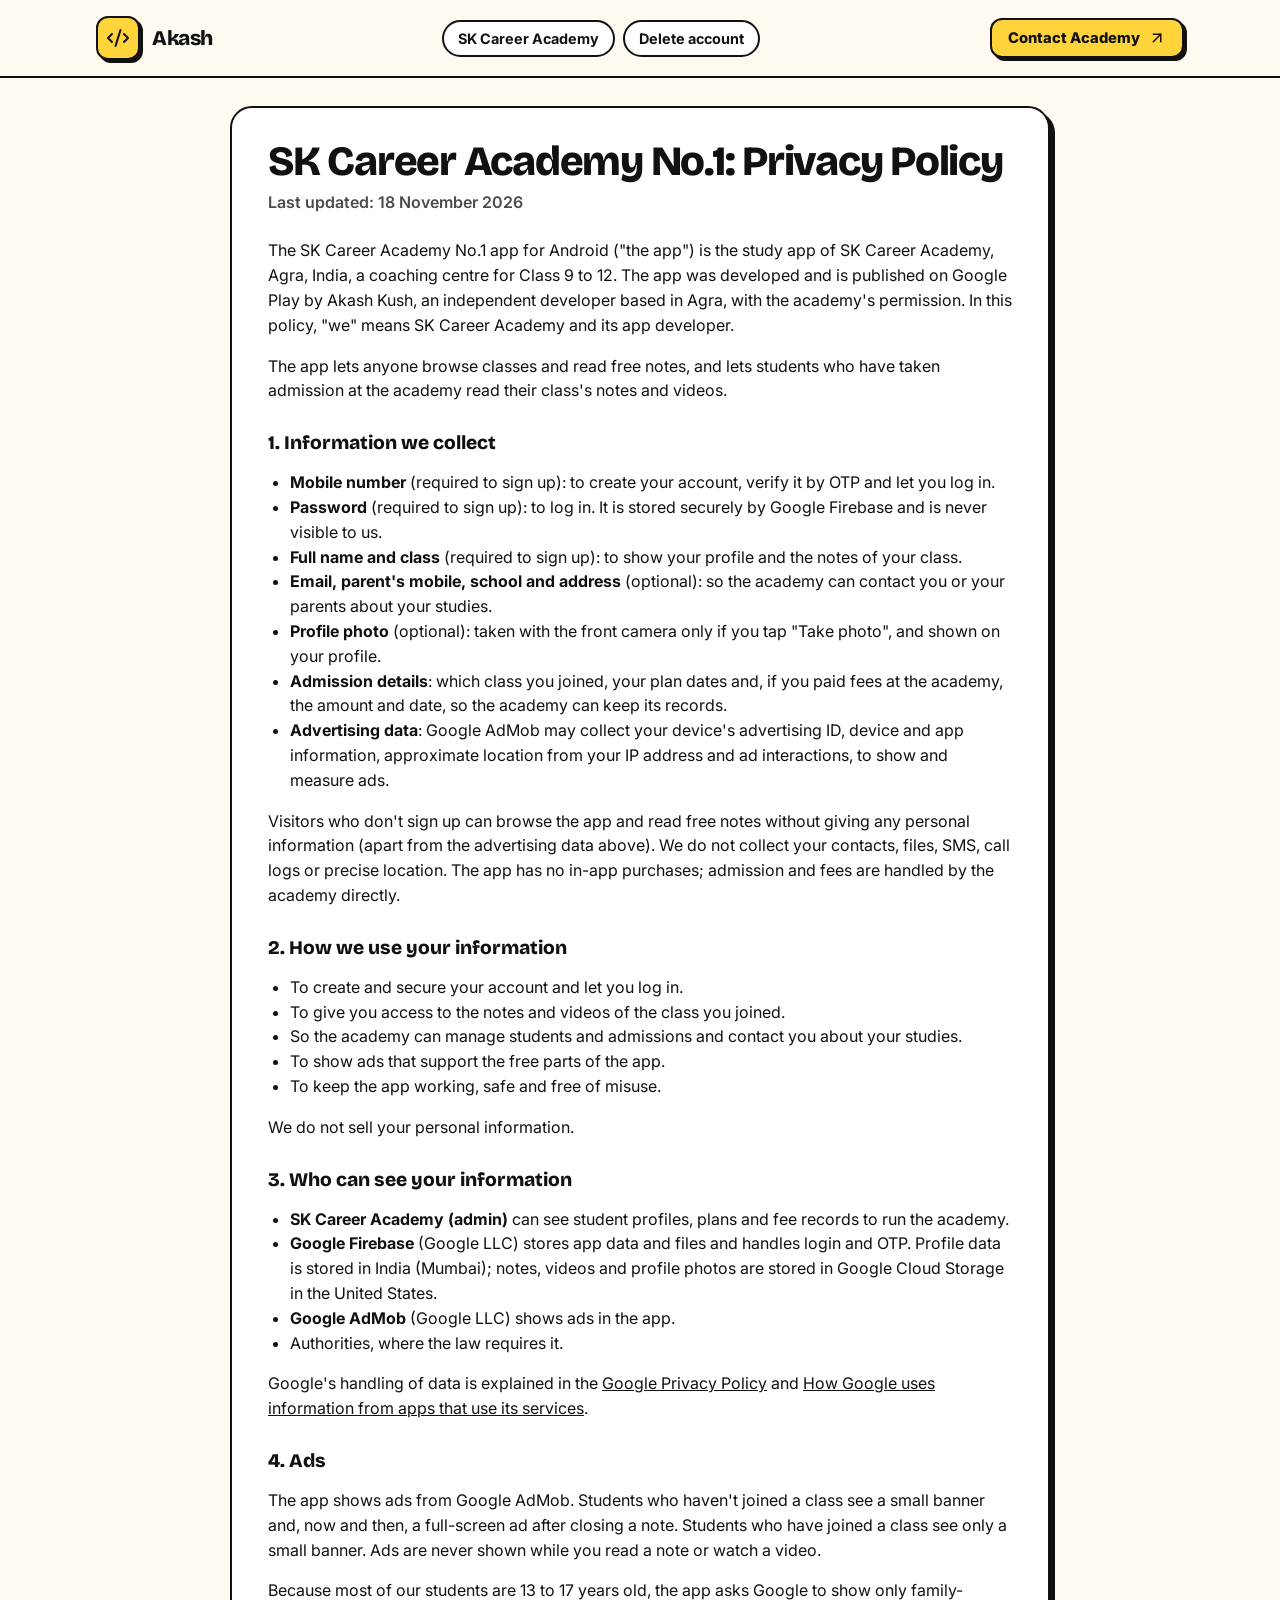
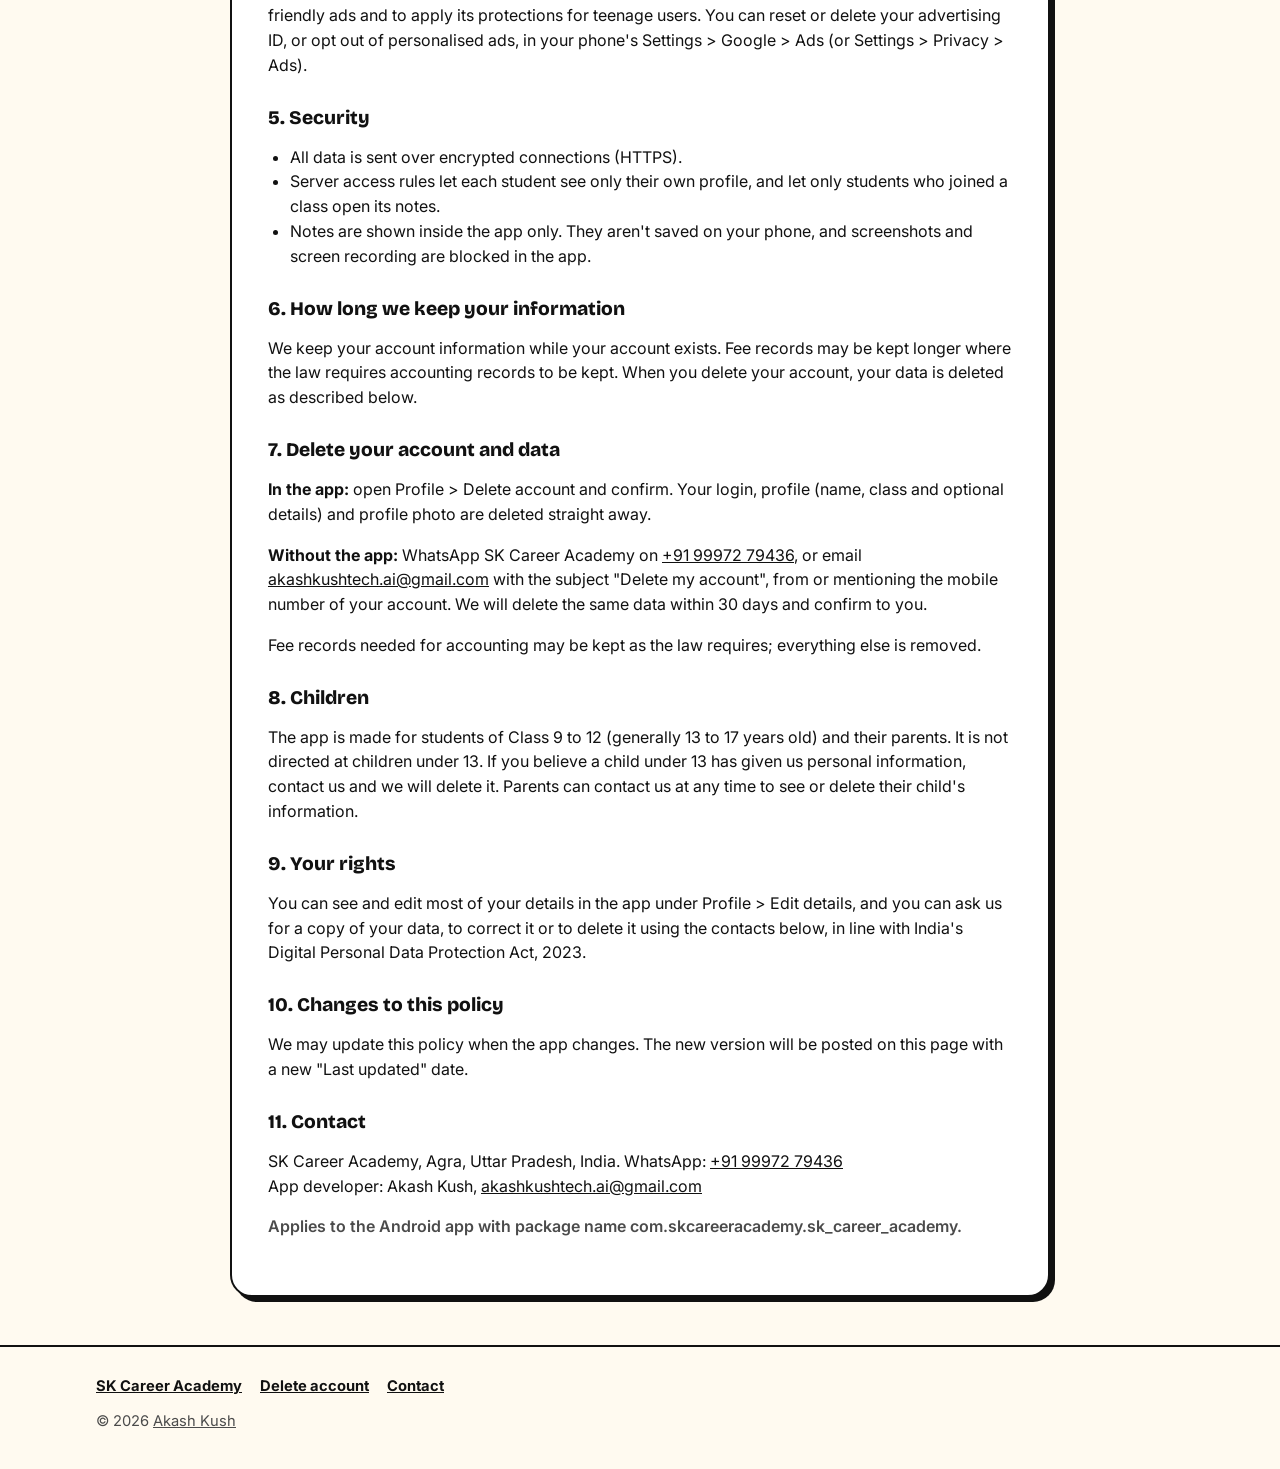
<file: sk-career-academy/privacy/index.html>
<!doctype html>
<html lang="en">
<head>
  <meta charset="utf-8">
  <meta name="viewport" content="width=device-width, initial-scale=1">
  <title>Privacy Policy | SK Career Academy No.1</title>
  <meta name="description" content="Privacy policy for the SK Career Academy No.1 Android app, made by Akash Kush for SK Career Academy, Agra.">
  <link rel="canonical" href="https://tech-akashkush.github.io/sk-career-academy/privacy/">
  <link rel="icon" type="image/png" sizes="32x32" href="/img/icon-32.png">
  <link rel="preconnect" href="https://fonts.googleapis.com">
  <link rel="preconnect" href="https://fonts.gstatic.com" crossorigin>
  <link href="https://fonts.googleapis.com/css2?family=Inter:wght@400;500;600;700;800&family=Bricolage+Grotesque:opsz,wght@12..96,700;12..96,800&display=swap" rel="stylesheet">
  <link rel="stylesheet" href="/style.css">
</head>
<body>
  <header class="nav">
    <div class="wrap">
      <a class="brand" href="/"><span class="logo"><svg class="ico" aria-hidden="true"><use href="/icons.svg#code-xml"/></svg></span>Akash</a>
      <nav class="nav-links" aria-label="Main">
        <a href="/sk-career-academy/">SK Career Academy</a>
        <a href="#delete-account">Delete account</a>
      </nav>
      <a class="btn" href="https://wa.me/919997279436">Contact Academy <svg class="ico" aria-hidden="true"><use href="/icons.svg#arrow-up-right"/></svg></a>
    </div>
  </header>

  <main class="tile legal">
    <h1>SK Career Academy No.1: Privacy Policy</h1>
    <p class="updated">Last updated: 18 November 2026</p>

    <p>The SK Career Academy No.1 app for Android ("the app") is the study app of SK Career Academy, Agra, India, a coaching centre for Class 9 to 12. The app was developed and is published on Google Play by Akash Kush, an independent developer based in Agra, with the academy's permission. In this policy, "we" means SK Career Academy and its app developer.</p>
    <p>The app lets anyone browse classes and read free notes, and lets students who have taken admission at the academy read their class's notes and videos.</p>

    <h2>1. Information we collect</h2>
    <ul>
      <li><strong>Mobile number</strong> (required to sign up): to create your account, verify it by OTP and let you log in.</li>
      <li><strong>Password</strong> (required to sign up): to log in. It is stored securely by Google Firebase and is never visible to us.</li>
      <li><strong>Full name and class</strong> (required to sign up): to show your profile and the notes of your class.</li>
      <li><strong>Email, parent's mobile, school and address</strong> (optional): so the academy can contact you or your parents about your studies.</li>
      <li><strong>Profile photo</strong> (optional): taken with the front camera only if you tap "Take photo", and shown on your profile.</li>
      <li><strong>Admission details</strong>: which class you joined, your plan dates and, if you paid fees at the academy, the amount and date, so the academy can keep its records.</li>
      <li><strong>Advertising data</strong>: Google AdMob may collect your device's advertising ID, device and app information, approximate location from your IP address and ad interactions, to show and measure ads.</li>
    </ul>
    <p>Visitors who don't sign up can browse the app and read free notes without giving any personal information (apart from the advertising data above). We do not collect your contacts, files, SMS, call logs or precise location. The app has no in-app purchases; admission and fees are handled by the academy directly.</p>

    <h2>2. How we use your information</h2>
    <ul>
      <li>To create and secure your account and let you log in.</li>
      <li>To give you access to the notes and videos of the class you joined.</li>
      <li>So the academy can manage students and admissions and contact you about your studies.</li>
      <li>To show ads that support the free parts of the app.</li>
      <li>To keep the app working, safe and free of misuse.</li>
    </ul>
    <p>We do not sell your personal information.</p>

    <h2>3. Who can see your information</h2>
    <ul>
      <li><strong>SK Career Academy (admin)</strong> can see student profiles, plans and fee records to run the academy.</li>
      <li><strong>Google Firebase</strong> (Google LLC) stores app data and files and handles login and OTP. Profile data is stored in India (Mumbai); notes, videos and profile photos are stored in Google Cloud Storage in the United States.</li>
      <li><strong>Google AdMob</strong> (Google LLC) shows ads in the app.</li>
      <li>Authorities, where the law requires it.</li>
    </ul>
    <p>Google's handling of data is explained in the <a href="https://policies.google.com/privacy">Google Privacy Policy</a> and <a href="https://policies.google.com/technologies/partner-sites">How Google uses information from apps that use its services</a>.</p>

    <h2>4. Ads</h2>
    <p>The app shows ads from Google AdMob. Students who haven't joined a class see a small banner and, now and then, a full-screen ad after closing a note. Students who have joined a class see only a small banner. Ads are never shown while you read a note or watch a video.</p>
    <p>Because most of our students are 13 to 17 years old, the app asks Google to show only family-friendly ads and to apply its protections for teenage users. You can reset or delete your advertising ID, or opt out of personalised ads, in your phone's Settings &gt; Google &gt; Ads (or Settings &gt; Privacy &gt; Ads).</p>

    <h2>5. Security</h2>
    <ul>
      <li>All data is sent over encrypted connections (HTTPS).</li>
      <li>Server access rules let each student see only their own profile, and let only students who joined a class open its notes.</li>
      <li>Notes are shown inside the app only. They aren't saved on your phone, and screenshots and screen recording are blocked in the app.</li>
    </ul>

    <h2>6. How long we keep your information</h2>
    <p>We keep your account information while your account exists. Fee records may be kept longer where the law requires accounting records to be kept. When you delete your account, your data is deleted as described below.</p>

    <h2 id="delete-account">7. Delete your account and data</h2>
    <p><strong>In the app:</strong> open Profile &gt; Delete account and confirm. Your login, profile (name, class and optional details) and profile photo are deleted straight away.</p>
    <p><strong>Without the app:</strong> WhatsApp SK Career Academy on <a href="https://wa.me/919997279436">+91 99972 79436</a>, or email <a href="mailto:akashkushtech.ai@gmail.com?subject=Delete%20my%20SK%20Career%20Academy%20account">akashkushtech.ai@gmail.com</a> with the subject "Delete my account", from or mentioning the mobile number of your account. We will delete the same data within 30 days and confirm to you.</p>
    <p>Fee records needed for accounting may be kept as the law requires; everything else is removed.</p>

    <h2>8. Children</h2>
    <p>The app is made for students of Class 9 to 12 (generally 13 to 17 years old) and their parents. It is not directed at children under 13. If you believe a child under 13 has given us personal information, contact us and we will delete it. Parents can contact us at any time to see or delete their child's information.</p>

    <h2>9. Your rights</h2>
    <p>You can see and edit most of your details in the app under Profile &gt; Edit details, and you can ask us for a copy of your data, to correct it or to delete it using the contacts below, in line with India's Digital Personal Data Protection Act, 2023.</p>

    <h2>10. Changes to this policy</h2>
    <p>We may update this policy when the app changes. The new version will be posted on this page with a new "Last updated" date.</p>

    <h2>11. Contact</h2>
    <p>SK Career Academy, Agra, Uttar Pradesh, India. WhatsApp: <a href="https://wa.me/919997279436">+91 99972 79436</a><br>
    App developer: Akash Kush, <a href="mailto:akashkushtech.ai@gmail.com">akashkushtech.ai@gmail.com</a></p>
    <p class="updated">Applies to the Android app with package name com.skcareeracademy.sk_career_academy.</p>
  </main>

  <footer class="footer">
    <div class="wrap">
      <nav aria-label="Footer">
        <a href="/sk-career-academy/">SK Career Academy</a>
        <a href="#delete-account">Delete account</a>
        <a href="mailto:akashkushtech.ai@gmail.com">Contact</a>
      </nav>
      <p class="fine">© 2026 <a href="/">Akash Kush</a></p>
    </div>
  </footer>
</body>
</html>
</file>
<file: style.css>
/* Akash: bold bento theme. Icons: Lucide (ISC) + Simple Icons (CC0), see icons.svg. */
:root {
  color-scheme: light;
  --ink: #111111;
  --paper: #fffaf0;
  --white: #ffffff;
  --orange: #ff6b4a;
  --yellow: #ffd43b;
  --blue: #5aa9ff;
  --green: #6ee7a8;
  --purple: #c4a5ff;
  --navy: #1d2746;
  --navy-text: #c3cbe0;
  --muted: #4b4b4b;
  --radius: 22px;
  --line: 2.5px solid var(--ink);
  --shadow: 5px 5px 0 var(--ink);
  --display: "Bricolage Grotesque", "Inter", system-ui, sans-serif;
  --body: "Inter", system-ui, -apple-system, "Segoe UI", Roboto, "Noto Sans", "Noto Sans Devanagari", sans-serif;
}

* { box-sizing: border-box; }
html { scroll-behavior: smooth; scroll-padding-top: 88px; }
body { margin: 0; background: var(--paper); color: var(--ink); font: 16px/1.55 var(--body); -webkit-font-smoothing: antialiased; }
img { max-width: 100%; height: auto; display: block; }
a { color: inherit; }
.wrap { max-width: 1120px; margin: 0 auto; padding: 0 16px; }
.ico { width: 24px; height: 24px; flex: none; }

/* ---------- Nav ---------- */
.nav { position: sticky; top: 0; z-index: 20; background: var(--paper); border-bottom: var(--line); }
.nav .wrap { display: flex; align-items: center; justify-content: space-between; gap: 16px; height: 76px; }
.brand { display: flex; align-items: center; gap: 12px; text-decoration: none; font: 800 1.3rem var(--display); letter-spacing: -0.02em; }
.logo { width: 44px; height: 44px; display: grid; place-items: center; background: var(--yellow); border: var(--line); border-radius: 12px; box-shadow: 3px 3px 0 var(--ink); }
.logo .ico { width: 24px; height: 24px; stroke-width: 2.5; }
.nav-links { display: flex; gap: 8px; }
.nav-links a { font: 700 .9rem var(--body); text-decoration: none; padding: 8px 14px; border: 2px solid var(--ink); border-radius: 999px; background: var(--white); }
.nav-links a:hover { background: var(--yellow); }
@media (max-width: 860px) { .nav-links { display: none; } }

/* ---------- Buttons ---------- */
.btn {
  display: inline-flex; align-items: center; gap: 8px; text-decoration: none;
  background: var(--yellow); color: var(--ink); border: var(--line); box-shadow: 3px 3px 0 var(--ink);
  padding: 9px 16px; border-radius: 12px; font: 800 .92rem var(--body); white-space: nowrap;
  transition: transform .12s ease, box-shadow .12s ease;
}
.btn:hover { transform: translate(-1px, -1px); box-shadow: 4px 4px 0 var(--ink); }
.btn:active { transform: translate(2px, 2px); box-shadow: 1px 1px 0 var(--ink); }
.btn .ico { width: 18px; height: 18px; stroke-width: 2.5; }
.btn.white { background: var(--white); } .btn.green { background: var(--green); } .btn.blue { background: var(--blue); } .btn.orange { background: var(--orange); }

/* ---------- Tiles ---------- */
.tile {
  border: var(--line); box-shadow: var(--shadow); border-radius: var(--radius);
  padding: 20px 22px; position: relative; overflow: hidden; background: var(--white);
}
a.tile { text-decoration: none; transition: transform .15s ease, box-shadow .15s ease; }
a.tile:hover, .tile.lift:hover { transform: translate(-2px, -2px); box-shadow: 7px 7px 0 var(--ink); }
.orange { background: var(--orange); } .yellow { background: var(--yellow); } .blue { background: var(--blue); }
.green { background: var(--green); } .purple { background: var(--purple); } .white { background: var(--white); }
.navy { background: var(--navy); color: #fff; }
.navy p, .navy .small { color: var(--navy-text); }
.col { display: flex; flex-direction: column; justify-content: space-between; gap: 10px; }
.row { display: flex; align-items: center; justify-content: space-between; gap: 12px; }
.small { font: 600 .85rem var(--body); }
.big { font: 800 1.35rem/1.1 var(--display); letter-spacing: -0.02em; margin: 0; }
.sticker {
  position: absolute; right: 16px; top: 14px; background: var(--white); color: var(--ink);
  border: 2px solid var(--ink); border-radius: 999px; font: 800 .72rem var(--body); padding: 3px 10px; transform: rotate(6deg);
}
.pulse { width: 12px; height: 12px; border-radius: 50%; background: var(--ink); flex: none; animation: pulse 1.4s ease-in-out infinite; }
@keyframes pulse { 50% { transform: scale(.55); opacity: .45; } }
@media (prefers-reduced-motion: reduce) { .pulse, .ticker-track { animation: none !important; } html { scroll-behavior: auto; } }

/* ---------- Hero bento ---------- */
.hero { padding: 28px 0 8px; }
.bento { display: grid; grid-template-columns: repeat(4, 1fr); grid-auto-rows: 140px; gap: 16px; }
.span2 { grid-column: span 2; } .tall { grid-row: span 2; } .full { grid-column: 1 / -1; }
.photo { padding: 0; } .photo img { width: 100%; height: 100%; object-fit: cover; }
.name { font: 800 clamp(2.6rem, 6vw, 4.4rem)/.9 var(--display); letter-spacing: -0.045em; margin: 0; }
.role { font: 600 .95rem var(--body); margin: 0; }
@media (max-width: 820px) {
  .bento { grid-template-columns: 1fr 1fr; grid-auto-rows: 128px; }
  .hero .photo { grid-column: span 2; grid-row: span 3; }
}

/* ---------- Ticker ---------- */
.ticker { margin-top: 16px; padding: 12px 0; display: flex; overflow: hidden; }
.ticker-track { display: flex; gap: 34px; padding-right: 34px; white-space: nowrap; animation: slide 22s linear infinite; font: 800 1.1rem var(--display); }
.ticker-track span::before { content: "✦ "; }
@keyframes slide { to { transform: translateX(-100%); } }

/* ---------- Sections ---------- */
section { padding: 36px 0; }
.h2 { font: 800 clamp(1.9rem, 4vw, 2.6rem)/1.05 var(--display); letter-spacing: -0.035em; margin: 0 0 6px; }
.lead { margin: 0 0 22px; color: var(--muted); max-width: 62ch; }

/* Projects */
.projects { display: grid; grid-template-columns: 2fr 1fr; gap: 16px; }
@media (max-width: 860px) { .projects { grid-template-columns: 1fr; } }
.project { display: grid; grid-template-columns: 1fr auto; gap: 18px; min-height: 320px; }
.project .appicon { width: 64px; border-radius: 16px; border: 2px solid var(--ink); }
.project .title { font: 800 clamp(1.4rem, 2.6vw, 1.9rem)/1.1 var(--display); letter-spacing: -0.02em; margin: 14px 0 6px; }
.project p { margin: 0 0 12px; max-width: 40ch; }
.shots { display: flex; gap: 12px; align-items: flex-end; align-self: center; }
.shots img { width: 116px; border-radius: 14px; border: 2px solid var(--ink); }
.shots img:last-child { margin-bottom: 26px; }
@media (max-width: 560px) { .project { grid-template-columns: 1fr; } .shots { justify-content: center; } }
.soon { display: flex; flex-direction: column; align-items: center; justify-content: center; text-align: center; gap: 8px; min-height: 220px; }
.soon .ico { width: 34px; height: 34px; }

/* Logo chips (tech stack) */
.logos { display: flex; flex-wrap: wrap; gap: 8px; }
.logo-chip { display: inline-flex; align-items: center; gap: 7px; background: var(--white); color: var(--ink); border: 2px solid var(--ink); border-radius: 999px; padding: 4px 11px 4px 7px; font: 700 .8rem var(--body); }
.logo-chip svg { width: 17px; height: 17px; }

/* Skills / cards grid */
.cards { display: grid; grid-template-columns: repeat(4, 1fr); gap: 16px; }
.cards.three { grid-template-columns: repeat(3, 1fr); }
@media (max-width: 900px) { .cards, .cards.three { grid-template-columns: 1fr 1fr; } }
@media (max-width: 520px) { .cards, .cards.three { grid-template-columns: 1fr; } }
.card-ico { width: 52px; height: 52px; display: grid; place-items: center; background: var(--white); border: 2px solid var(--ink); border-radius: 14px; box-shadow: 2px 2px 0 var(--ink); }
.card-ico .ico { width: 26px; height: 26px; }
.cards .tile h3 { font: 800 1.3rem var(--display); letter-spacing: -0.02em; margin: 16px 0 6px; }
.cards .tile p { margin: 0 0 14px; font-size: .95rem; }

/* CTA */
.cta { display: flex; align-items: center; justify-content: space-between; gap: 22px; flex-wrap: wrap; padding: 36px; }
.cta .h2 { margin: 0; font-size: clamp(2rem, 5vw, 3rem); }

/* Screenshots strip */
.strip { display: grid; grid-auto-flow: column; grid-auto-columns: 200px; gap: 18px; overflow-x: auto; padding: 4px 8px 20px 4px; scroll-snap-type: x mandatory; }
.strip figure { margin: 0; scroll-snap-align: start; }
.strip img { border: var(--line); border-radius: 18px; box-shadow: 4px 4px 0 var(--ink); background: #111; }
.strip figcaption { font: 700 .88rem var(--body); text-align: center; margin-top: 10px; }

/* Steps */
.step-n { width: 40px; height: 40px; border-radius: 50%; display: grid; place-items: center; font: 800 1.1rem var(--display); background: var(--ink); color: var(--white); }

/* Accordions */
.acc { display: grid; grid-template-columns: 1fr 1fr; gap: 0 16px; }
@media (max-width: 760px) { .acc { grid-template-columns: 1fr; } }
details { background: var(--white); border: var(--line); border-radius: 16px; box-shadow: 3px 3px 0 var(--ink); padding: 0 18px; margin-bottom: 14px; }
details summary { cursor: pointer; list-style: none; padding: 15px 0; font: 800 1rem var(--display); display: flex; justify-content: space-between; gap: 12px; align-items: center; }
details summary::-webkit-details-marker { display: none; }
details summary::after { content: "+"; font: 800 1.5rem var(--display); line-height: 1; }
details[open] summary::after { content: "–"; }
details .body { padding: 0 0 16px; }
details .body ol, details .body ul { margin: 0; padding-left: 20px; }

/* Checklist */
.checks { list-style: none; padding: 0; margin: 0; display: grid; gap: 12px; }
.checks li { display: flex; gap: 12px; align-items: flex-start; font-weight: 500; }
.checks li::before { content: "✓"; flex: none; width: 24px; height: 24px; border-radius: 50%; display: grid; place-items: center; font-weight: 800; font-size: .85rem; background: var(--green); border: 2px solid var(--ink); }

/* Legal pages */
.legal { max-width: 820px; margin: 28px auto 48px; padding: 32px 36px; }
.legal h1 { font: 800 clamp(1.9rem, 4vw, 2.6rem)/1.05 var(--display); letter-spacing: -0.03em; margin: 0 0 6px; }
.legal .updated { color: var(--muted); margin: 0 0 24px; font-weight: 600; }
.legal h2 { font: 800 1.2rem var(--display); margin: 28px 0 8px; }
.legal ul { padding-left: 22px; }
@media (max-width: 560px) { .legal { padding: 22px 18px; margin: 16px; } }

/* Footer */
.footer { border-top: var(--line); margin-top: 24px; padding: 28px 0 36px; font-size: .92rem; }
.footer .wrap { display: grid; gap: 12px; }
.footer nav { display: flex; flex-wrap: wrap; gap: 6px 18px; font-weight: 700; }
.footer .fine { color: var(--muted); max-width: 90ch; margin: 0; }
@media (max-width: 760px) { #privacy-card { grid-template-columns: 1fr !important; padding: 22px !important; } .cta { padding: 26px; } }
@media (max-width: 820px) { .hero .phone-tile { grid-row: span 2; } }
</file>
